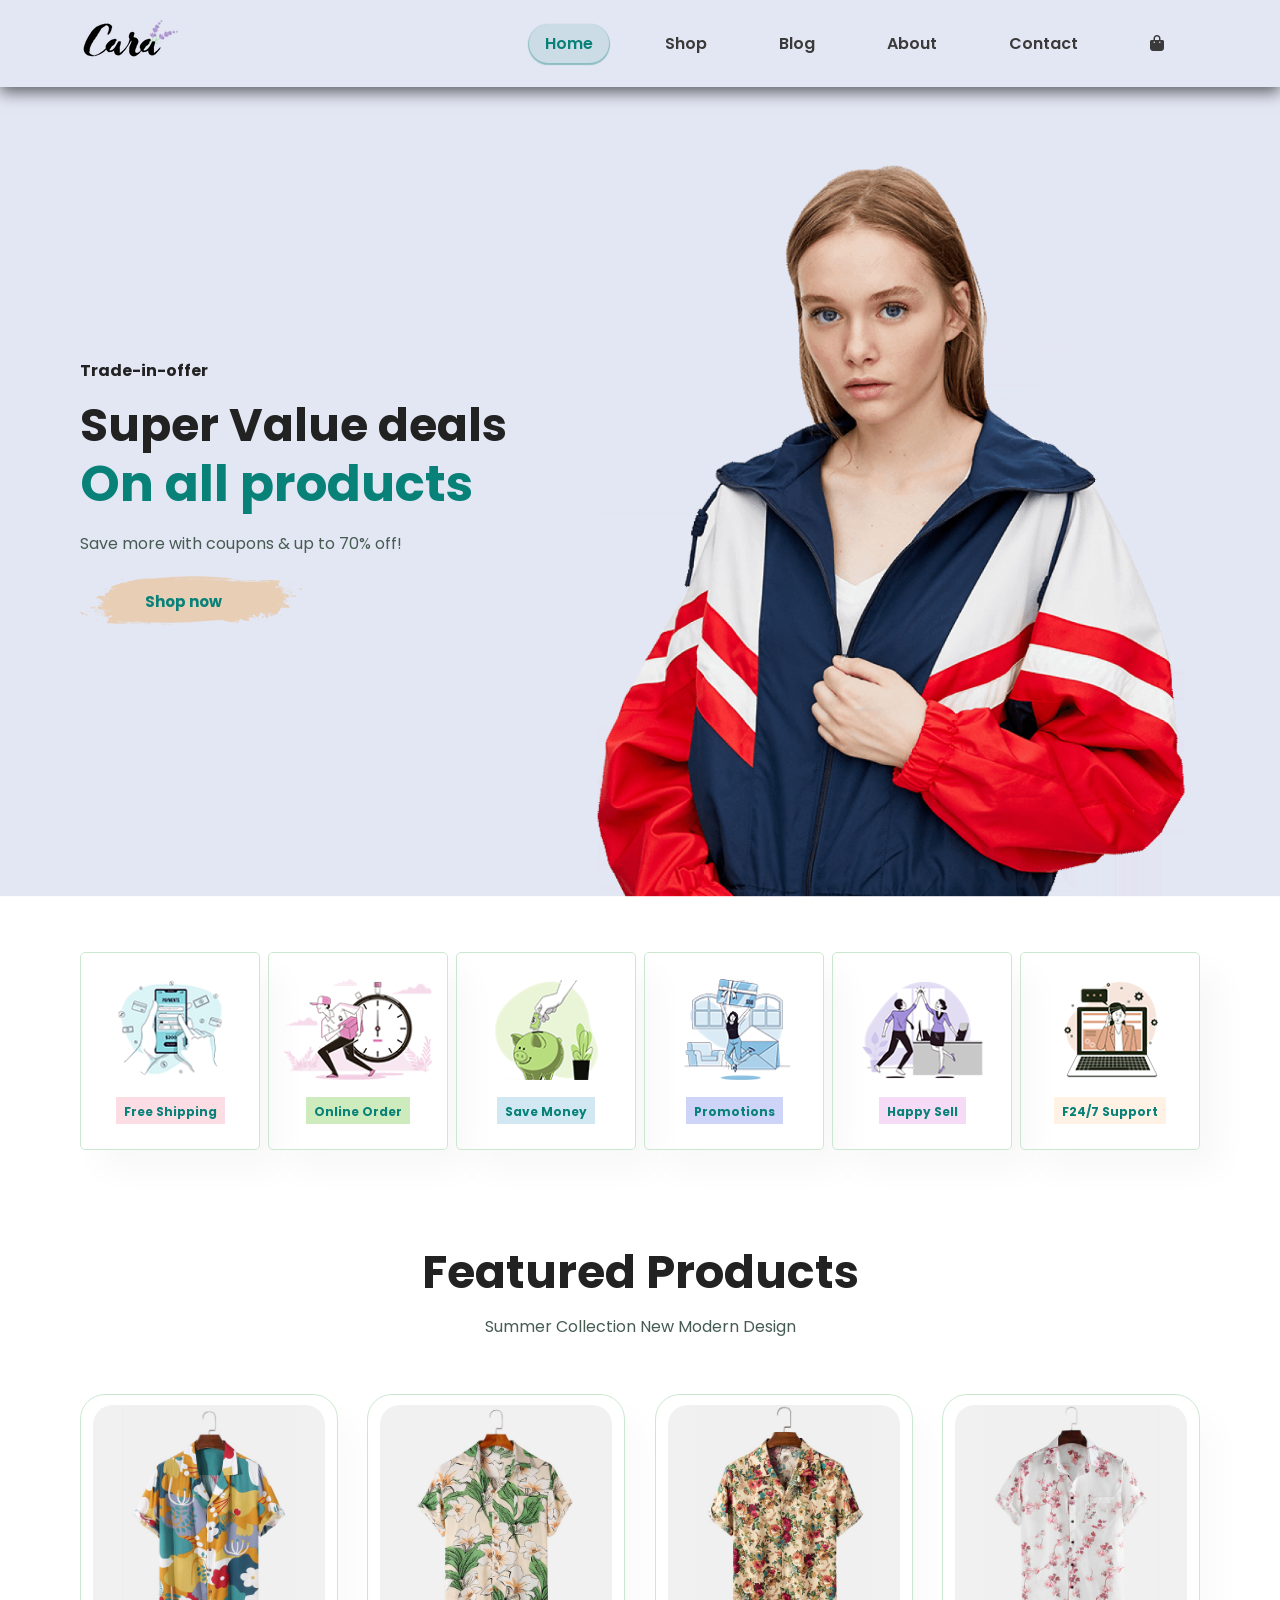
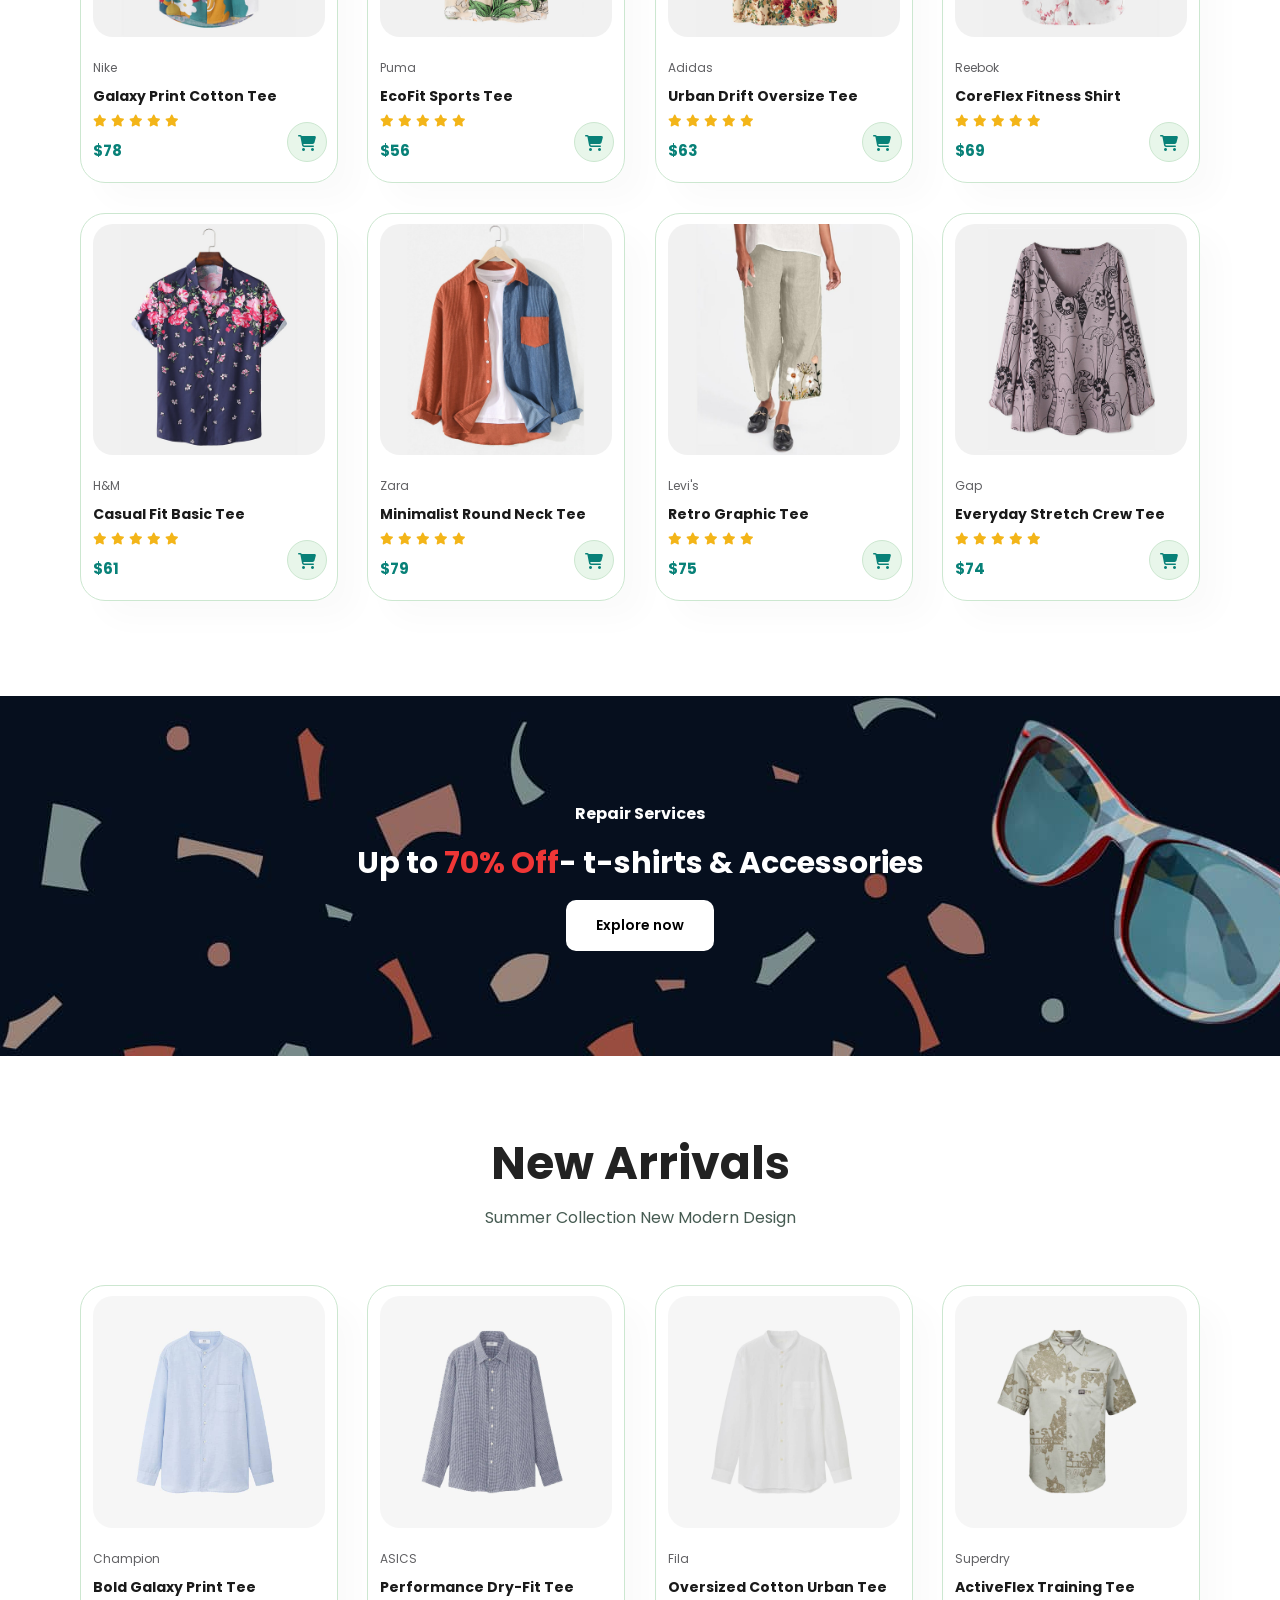
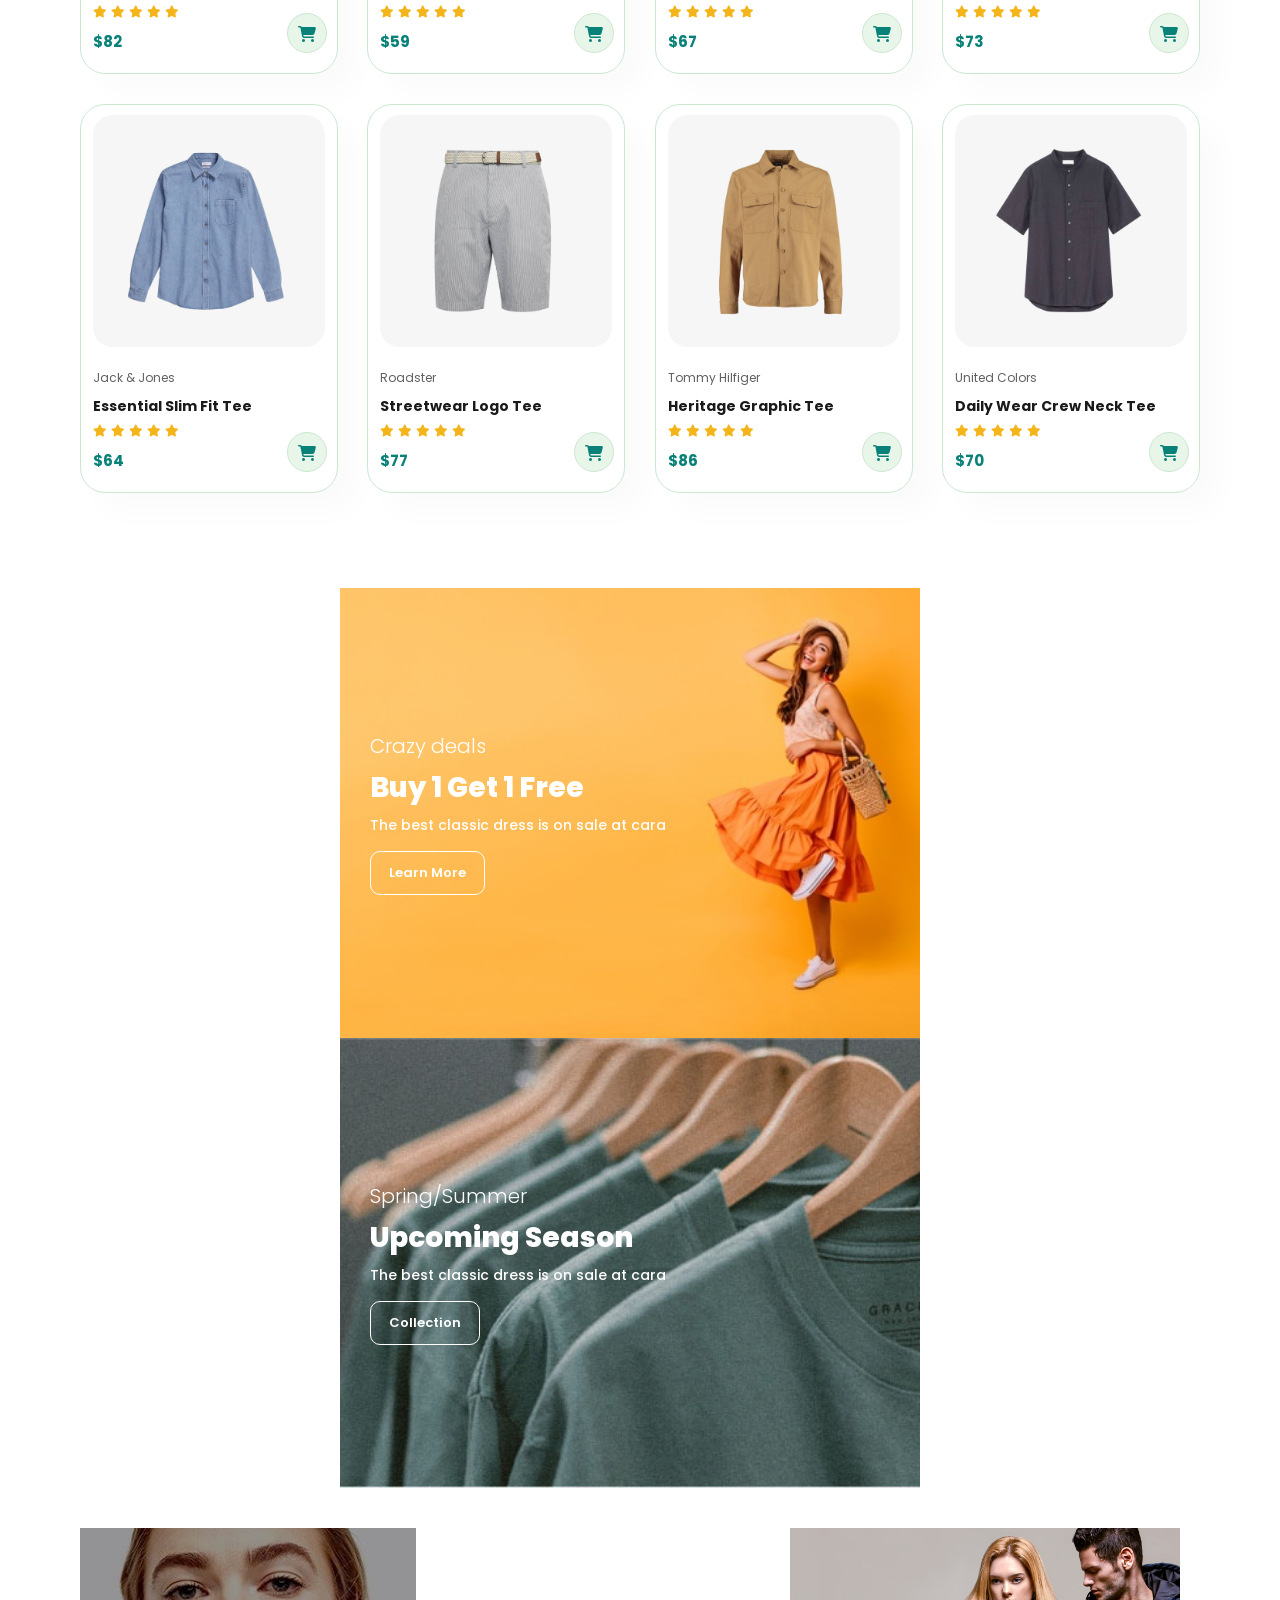
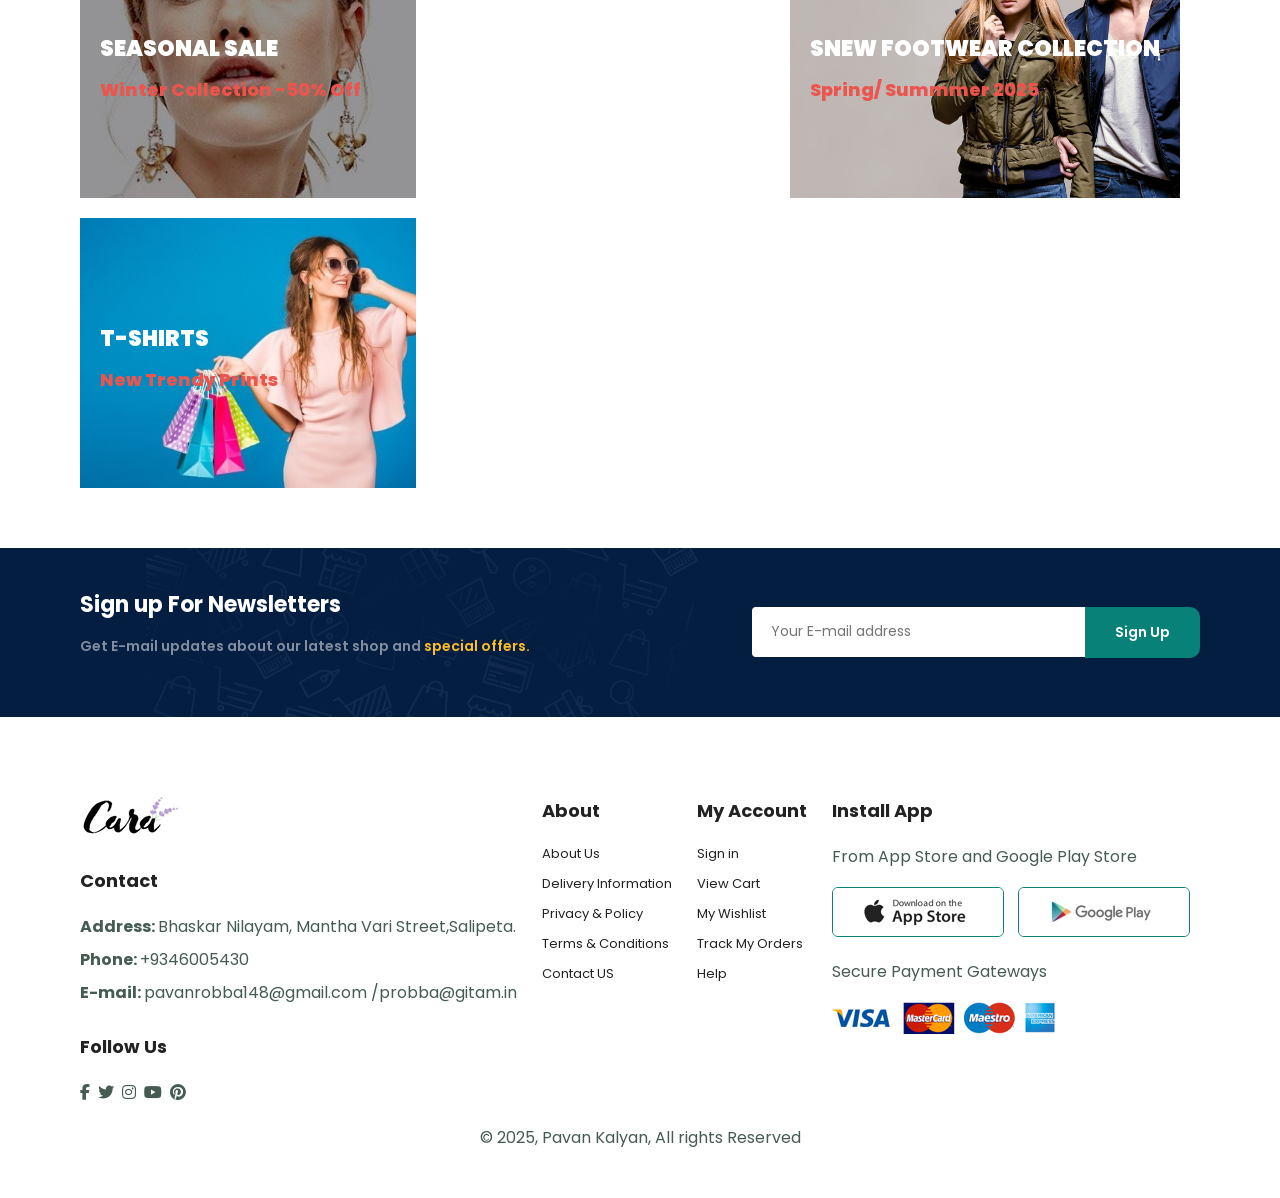
<file: index.html>
<!DOCTYPE html>
<html lang="en">
<head>
  <meta charset="UTF-8" />
  <meta name="viewport" content="width=device-width, initial-scale=1.0" />
  <title>My Ecommerce Site</title>

  <!-- Font Awesome CDN -->
  <link
    rel="stylesheet"
    href="https://cdnjs.cloudflare.com/ajax/libs/font-awesome/6.4.0/css/all.min.css"
  />

  <!-- Your Custom Styles -->
  <link rel="stylesheet" href="styles.css" />
</head>
<body>

  <section id="header">
    <a href="#"><img src="img/logo.png" class="logo" alt="Company Logo" /></a>

    <div>
      <ul id="navbar">
        <li><a class="active" href="index.html">Home</a></li>
        <li><a href="shop.html">Shop</a></li>
        <li><a href="blog.html">Blog</a></li>
        <li><a href="about.html">About</a></li>
        <li><a href="contact.html">Contact</a></li>
        <li id="lg-bag"><a href="cart.html"><i class="fa fa-shopping-bag" aria-hidden="true"></i></a></li>
        <a href="#" id="close"><i class="fa fa-times"></i></a>
      </ul>
    </div>
    <div id="mobile">
      <a href="cart.html"><i class="fa fa-shopping-bag" aria-hidden="true"></i></a>
      <i id="bar" class="fas fa-outdent"></i>
    </div>
  </section>
  
  <section id="hero">
      <h4>Trade-in-offer</h4>
      <h2>Super Value deals</h5>
      <h1>On all products</h1>
      <p>Save more with coupons & up to 70% off!</p>
      <button>Shop now</button>
  </section>
  
  <section id="feature" class="section-p1">
    <div class="fe-box">
     <img src="img/features/f1.png" alt="">
     <h6>Free Shipping</h6>
    </div>
    <div class="fe-box">
     <img src="img/features/f2.png" alt="">
     <h6>Online Order</h6>
    </div>
    <div class="fe-box">
     <img src="img/features/f3.png" alt="">
     <h6>Save Money</h6>
    </div>
    <div class="fe-box">
     <img src="img/features/f4.png" alt="">
     <h6>Promotions</h6>
    </div>
    <div class="fe-box">
     <img src="img/features/f5.png" alt="">
     <h6>Happy Sell</h6>
    </div>
    <div class="fe-box">
     <img src="img/features/f6.png" alt="">
     <h6>F24/7 Support</h6>
    </div>
  </section>
 

  <section id="product1" class="section-p1">
  <h2>Featured Products</h2>
  <p>Summer Collection New Modern Design</p>
  <div class="pro-container">

    <div class="pro">
      <img src="img/products/f1.jpg" alt="">
      <div class="des">
        <span>Nike</span>
        <h5>Galaxy Print Cotton Tee</h5>
        <div class="star">
          <i class="fas fa-star"></i>
          <i class="fas fa-star"></i>
          <i class="fas fa-star"></i>
          <i class="fas fa-star"></i>
          <i class="fas fa-star"></i>
        </div>
        <h4>$78</h4>
      </div>
      <a href="#"><i class="fa fa-shopping-cart" aria-hidden="true"></i></a>
    </div>

    <div class="pro">
      <img src="img/products/f2.jpg" alt="">
      <div class="des">
        <span>Puma</span>
        <h5>EcoFit Sports Tee</h5>
        <div class="star">
          <i class="fas fa-star"></i>
          <i class="fas fa-star"></i>
          <i class="fas fa-star"></i>
          <i class="fas fa-star"></i>
          <i class="fas fa-star"></i>
        </div>
        <h4>$56</h4>
      </div>
      <a href="#"><i class="fa fa-shopping-cart" aria-hidden="true"></i></a>
    </div>

    <div class="pro">
      <img src="img/products/f3.jpg" alt="">
      <div class="des">
        <span>Adidas</span>
        <h5>Urban Drift Oversize Tee</h5>
        <div class="star">
          <i class="fas fa-star"></i>
          <i class="fas fa-star"></i>
          <i class="fas fa-star"></i>
          <i class="fas fa-star"></i>
          <i class="fas fa-star"></i>
        </div>
        <h4>$63</h4>
      </div>
      <a href="#"><i class="fa fa-shopping-cart" aria-hidden="true"></i></a>
    </div>

    <div class="pro">
      <img src="img/products/f4.jpg" alt="">
      <div class="des">
        <span>Reebok</span>
        <h5>CoreFlex Fitness Shirt</h5>
        <div class="star">
          <i class="fas fa-star"></i>
          <i class="fas fa-star"></i>
          <i class="fas fa-star"></i>
          <i class="fas fa-star"></i>
          <i class="fas fa-star"></i>
        </div>
        <h4>$69</h4>
      </div>
      <a href="#"><i class="fa fa-shopping-cart" aria-hidden="true"></i></a>
    </div>

    <div class="pro">
      <img src="img/products/f5.jpg" alt="">
      <div class="des">
        <span>H&M</span>
        <h5>Casual Fit Basic Tee</h5>
        <div class="star">
          <i class="fas fa-star"></i>
          <i class="fas fa-star"></i>
          <i class="fas fa-star"></i>
          <i class="fas fa-star"></i>
          <i class="fas fa-star"></i>
        </div>
        <h4>$61</h4>
      </div>
      <a href="#"><i class="fa fa-shopping-cart" aria-hidden="true"></i></a>
    </div>

    <div class="pro">
      <img src="img/products/f6.jpg" alt="">
      <div class="des">
        <span>Zara</span>
        <h5>Minimalist Round Neck Tee</h5>
        <div class="star">
          <i class="fas fa-star"></i>
          <i class="fas fa-star"></i>
          <i class="fas fa-star"></i>
          <i class="fas fa-star"></i>
          <i class="fas fa-star"></i>
        </div>
        <h4>$79</h4>
      </div>
      <a href="#"><i class="fa fa-shopping-cart" aria-hidden="true"></i></a>
    </div>

    <div class="pro">
      <img src="img/products/f7.jpg" alt="">
      <div class="des">
        <span>Levi's</span>
        <h5>Retro Graphic Tee</h5>
        <div class="star">
          <i class="fas fa-star"></i>
          <i class="fas fa-star"></i>
          <i class="fas fa-star"></i>
          <i class="fas fa-star"></i>
          <i class="fas fa-star"></i>
        </div>
        <h4>$75</h4>
      </div>
      <a href="#"><i class="fa fa-shopping-cart" aria-hidden="true"></i></a>
    </div>

    <div class="pro">
      <img src="img/products/f8.jpg" alt="">
      <div class="des">
        <span>Gap</span>
        <h5>Everyday Stretch Crew Tee</h5>
        <div class="star">
          <i class="fas fa-star"></i>
          <i class="fas fa-star"></i>
          <i class="fas fa-star"></i>
          <i class="fas fa-star"></i>
          <i class="fas fa-star"></i>
        </div>
        <h4>$74</h4>
      </div>
      <a href="#"><i class="fa fa-shopping-cart" aria-hidden="true"></i></a>
    </div>

  </div>
  </section>
 
  <section id="banner" class="section-m1">
    <h4>Repair Services</h4>
    <h2>Up to <span>70% Off</span>- t-shirts & Accessories</h2>
    <button class="normal">Explore now</button>
  </section>
  

  <section id="product1" class="section-p1">
  <h2>New Arrivals</h2>
  <p>Summer Collection New Modern Design</p>
  <div class="pro-container">

    <div class="pro">
      <img src="img/products/n1.jpg" alt="">
      <div class="des">
        <span>Champion</span>
        <h5>Bold Galaxy Print Tee</h5>
        <div class="star">
          <i class="fas fa-star"></i>
          <i class="fas fa-star"></i>
          <i class="fas fa-star"></i>
          <i class="fas fa-star"></i>
          <i class="fas fa-star"></i>
        </div>
        <h4>$82</h4>
      </div>
      <a href="#"><i class="fa fa-shopping-cart" aria-hidden="true"></i></a>
    </div>

    <div class="pro">
      <img src="img/products/n2.jpg" alt="">
      <div class="des">
        <span>ASICS</span>
        <h5>Performance Dry-Fit Tee</h5>
        <div class="star">
          <i class="fas fa-star"></i>
          <i class="fas fa-star"></i>
          <i class="fas fa-star"></i>
          <i class="fas fa-star"></i>
          <i class="fas fa-star"></i>
        </div>
        <h4>$59</h4>
      </div>
      <a href="#"><i class="fa fa-shopping-cart" aria-hidden="true"></i></a>
    </div>

    <div class="pro">
      <img src="img/products/n3.jpg" alt="">
      <div class="des">
        <span>Fila</span>
        <h5>Oversized Cotton Urban Tee</h5>
        <div class="star">
          <i class="fas fa-star"></i>
          <i class="fas fa-star"></i>
          <i class="fas fa-star"></i>
          <i class="fas fa-star"></i>
          <i class="fas fa-star"></i>
        </div>
        <h4>$67</h4>
      </div>
      <a href="#"><i class="fa fa-shopping-cart" aria-hidden="true"></i></a>
    </div>

    <div class="pro">
      <img src="img/products/n4.jpg" alt="">
      <div class="des">
        <span>Superdry</span>
        <h5>ActiveFlex Training Tee</h5>
        <div class="star">
          <i class="fas fa-star"></i>
          <i class="fas fa-star"></i>
          <i class="fas fa-star"></i>
          <i class="fas fa-star"></i>
          <i class="fas fa-star"></i>
        </div>
        <h4>$73</h4>
      </div>
      <a href="#"><i class="fa fa-shopping-cart" aria-hidden="true"></i></a>
    </div>

    <div class="pro">
      <img src="img/products/n5.jpg" alt="">
      <div class="des">
        <span>Jack & Jones</span>
        <h5>Essential Slim Fit Tee</h5>
        <div class="star">
          <i class="fas fa-star"></i>
          <i class="fas fa-star"></i>
          <i class="fas fa-star"></i>
          <i class="fas fa-star"></i>
          <i class="fas fa-star"></i>
        </div>
        <h4>$64</h4>
      </div>
      <a href="#"><i class="fa fa-shopping-cart" aria-hidden="true"></i></a>
    </div>

    <div class="pro">
      <img src="img/products/n6.jpg" alt="">
      <div class="des">
        <span>Roadster</span>
        <h5>Streetwear Logo Tee</h5>
        <div class="star">
          <i class="fas fa-star"></i>
          <i class="fas fa-star"></i>
          <i class="fas fa-star"></i>
          <i class="fas fa-star"></i>
          <i class="fas fa-star"></i>
        </div>
        <h4>$77</h4>
      </div>
      <a href="#"><i class="fa fa-shopping-cart" aria-hidden="true"></i></a>
    </div>

    <div class="pro">
      <img src="img/products/n7.jpg" alt="">
      <div class="des">
        <span>Tommy Hilfiger</span>
        <h5>Heritage Graphic Tee</h5>
        <div class="star">
          <i class="fas fa-star"></i>
          <i class="fas fa-star"></i>
          <i class="fas fa-star"></i>
          <i class="fas fa-star"></i>
          <i class="fas fa-star"></i>
        </div>
        <h4>$86</h4>
      </div>
      <a href="#"><i class="fa fa-shopping-cart" aria-hidden="true"></i></a>
    </div>

    <div class="pro">
      <img src="img/products/n8.jpg" alt="">
      <div class="des">
        <span>United Colors</span>
        <h5>Daily Wear Crew Neck Tee</h5>
        <div class="star">
          <i class="fas fa-star"></i>
          <i class="fas fa-star"></i>
          <i class="fas fa-star"></i>
          <i class="fas fa-star"></i>
          <i class="fas fa-star"></i>
        </div>
        <h4>$70</h4>
      </div>
      <a href="#"><i class="fa fa-shopping-cart" aria-hidden="true"></i></a>
    </div>

  </div>
</section>
  

 <section id="sm-banner" class="section-p1">
   <div class="banner-box">
    <h4>Crazy deals</h4>
    <h2>Buy 1 Get 1 Free</h2>
    <span>The best classic dress is on sale at cara</span>
    <button class="white">Learn More</button>
   </div>
   <div class="banner-box banner-box2">
    <h4>Spring/Summer</h4>
    <h2>Upcoming Season</h2>
    <span>The best classic dress is on sale at cara</span>
    <button class="white">Collection</button>
   </div>
 </section>

 <section id="banner3">
    <div class="banner-box">    
    <h2>SEASONAL SALE</h2>
    <h3>Winter Collection -50% Off</h3>
   </div>
   <div class="banner-box banner-box2">    
    <h2>SNEW FOOTWEAR COLLECTION</h2>
    <h3>Spring/ Summmer 2025</h3>
   </div>
   <div class="banner-box banner-box3">    
    <h2>T-SHIRTS</h2>
    <h3>New Trendy Prints</h3>
   </div>
 </section>
  
  <section id="newsletter" class="section-p1 section-m1">
    <div class="newText">
      <h4>Sign up For Newsletters</h4>
      <p>Get E-mail updates about our latest shop and <span>special offers.</span></p>
    </div>
    <div class="form">
     <input type="text" placeholder="Your E-mail address">
     <button class="normal">Sign Up</button>
    </div>
  </section>

  <footer class="section-p1">
    <div class="col">
      <img class="logo" src="img/logo.png" alt="">
      <h4>Contact</h4>
      <p><strong>Address: </strong> Bhaskar Nilayam, Mantha Vari Street,Salipeta.</p>
      <p><strong>Phone: </strong>+9346005430</p>
      <p><strong>E-mail: </strong>pavanrobba148@gmail.com /probba@gitam.in</p>
      <div class="follow">
        <h4>Follow Us</h4>
        <div class="icon">
          <i class="fab fa-facebook-f"></i>
          <i class="fab fa-twitter"></i>
          <i class="fab fa-instagram"></i>
          <i class="fab fa-youtube"></i>
          <i class="fab fa-pinterest"></i>
        </div>
      </div>
    </div>

    <div class="col">
      <h4>About</h4>
      <a href="#">About Us</a>
      <a href="#">Delivery Information</a>
      <a href="#">Privacy & Policy</a>
      <a href="#">Terms & Conditions</a>
      <a href="#">Contact US</a>
    </div>

    <div class="col">
      <h4>My Account</h4>
      <a href="#">Sign in</a>
      <a href="#">View Cart</a>
      <a href="#">My Wishlist</a>
      <a href="#">Track My Orders</a>
      <a href="#">Help</a>
    </div>

    <div class="col install">
       <h4>Install App</h4>
       <p>From App Store and Google Play Store</p>
       <div class="row">
        <img src="img/pay/app.jpg" alt="">
        <img src="img/pay/play.jpg" alt="">
        <p>Secure Payment Gateways </p>
       </div>
       <img src="img/pay/pay.png" alt="">
    </div>

    <div class="copyright">
      <p>&copy; 2025, Pavan Kalyan, All rights Reserved</p>
    </div>
  </footer>
 
  <script src="script.js"></script>
</body>
</html>
</file>
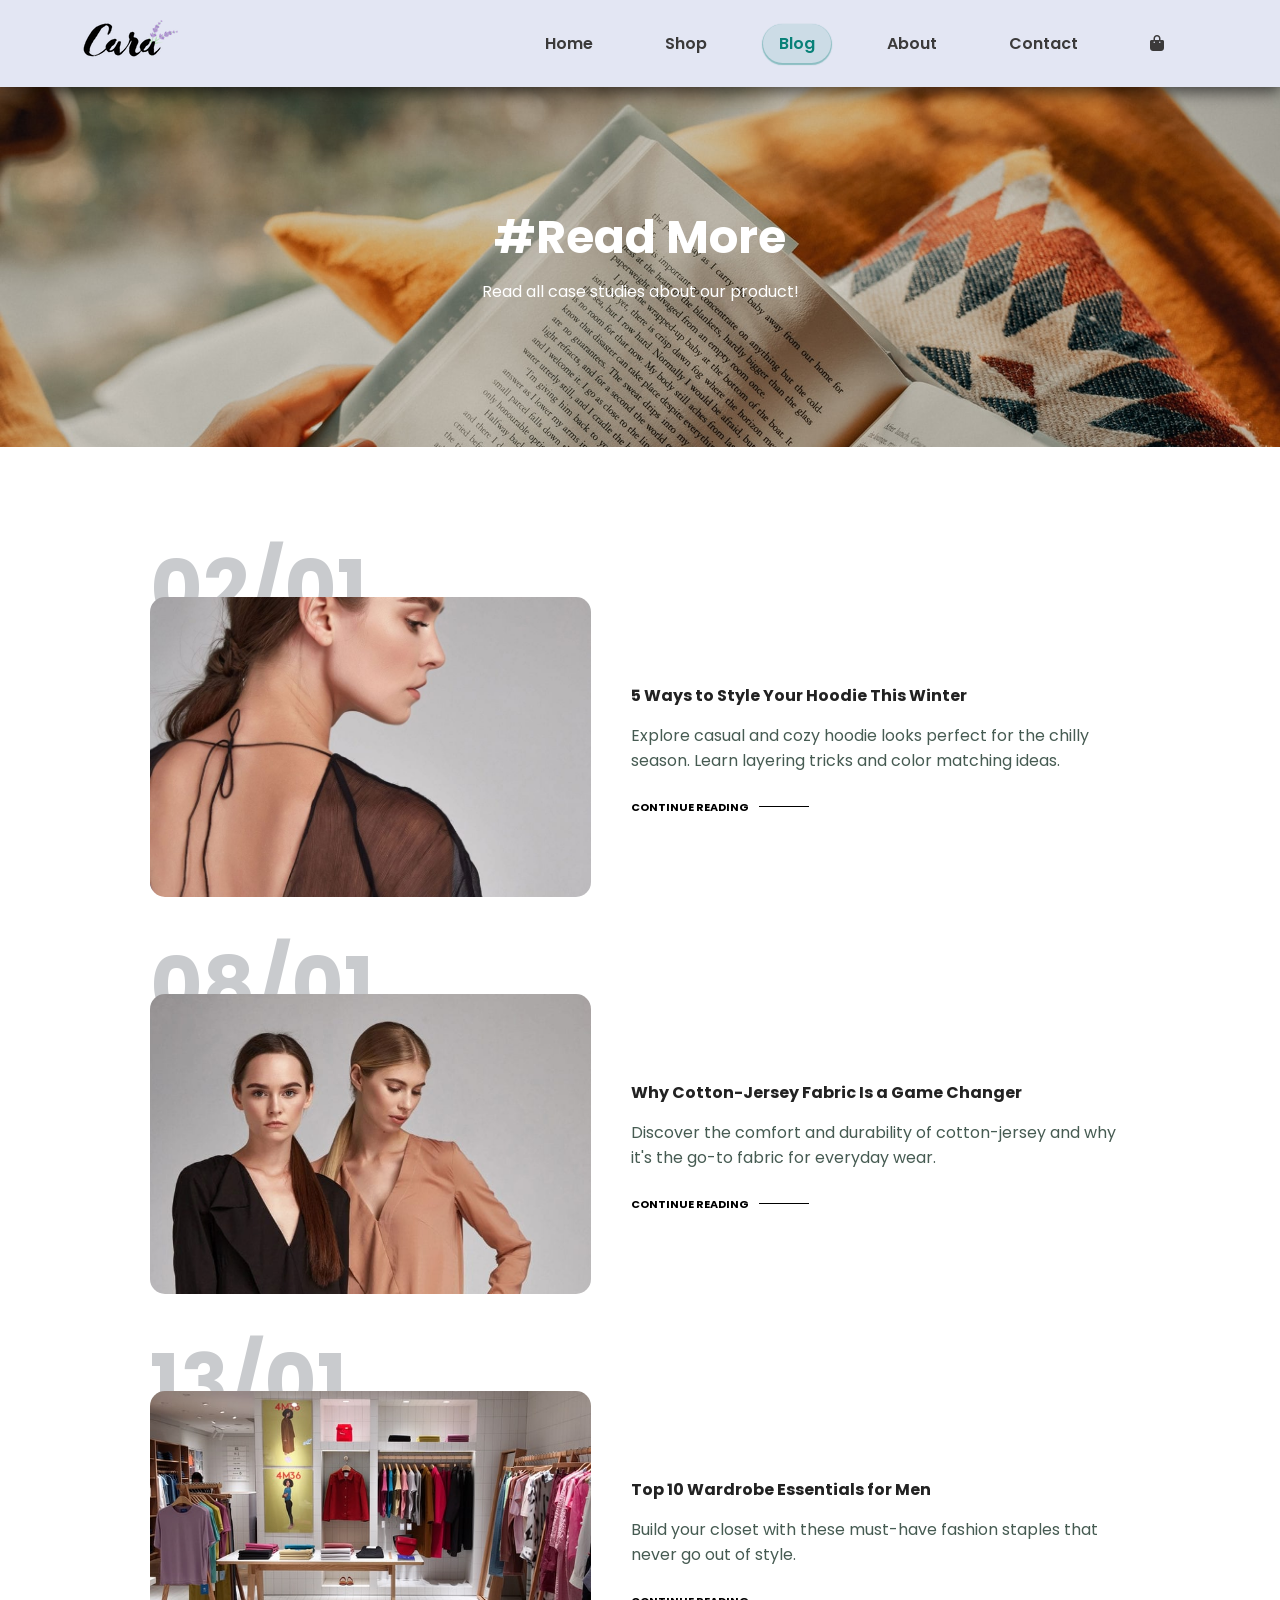
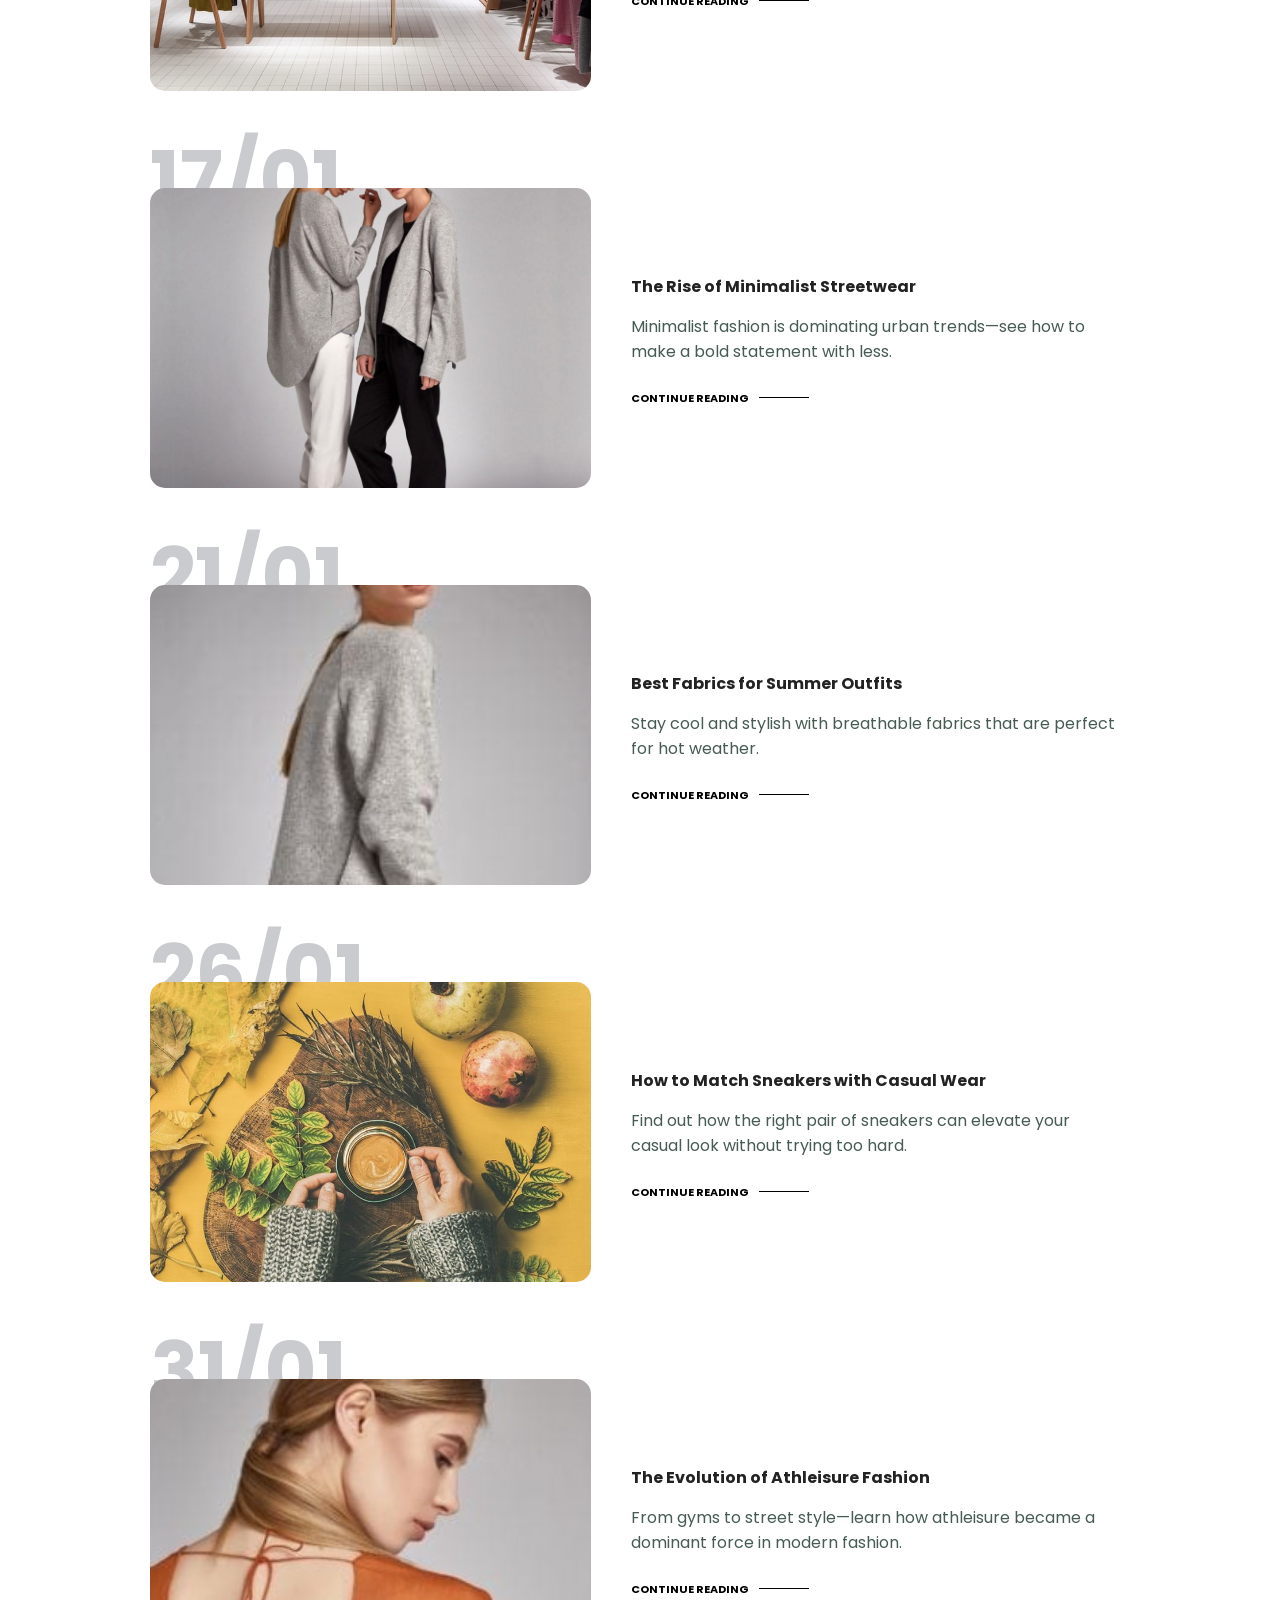
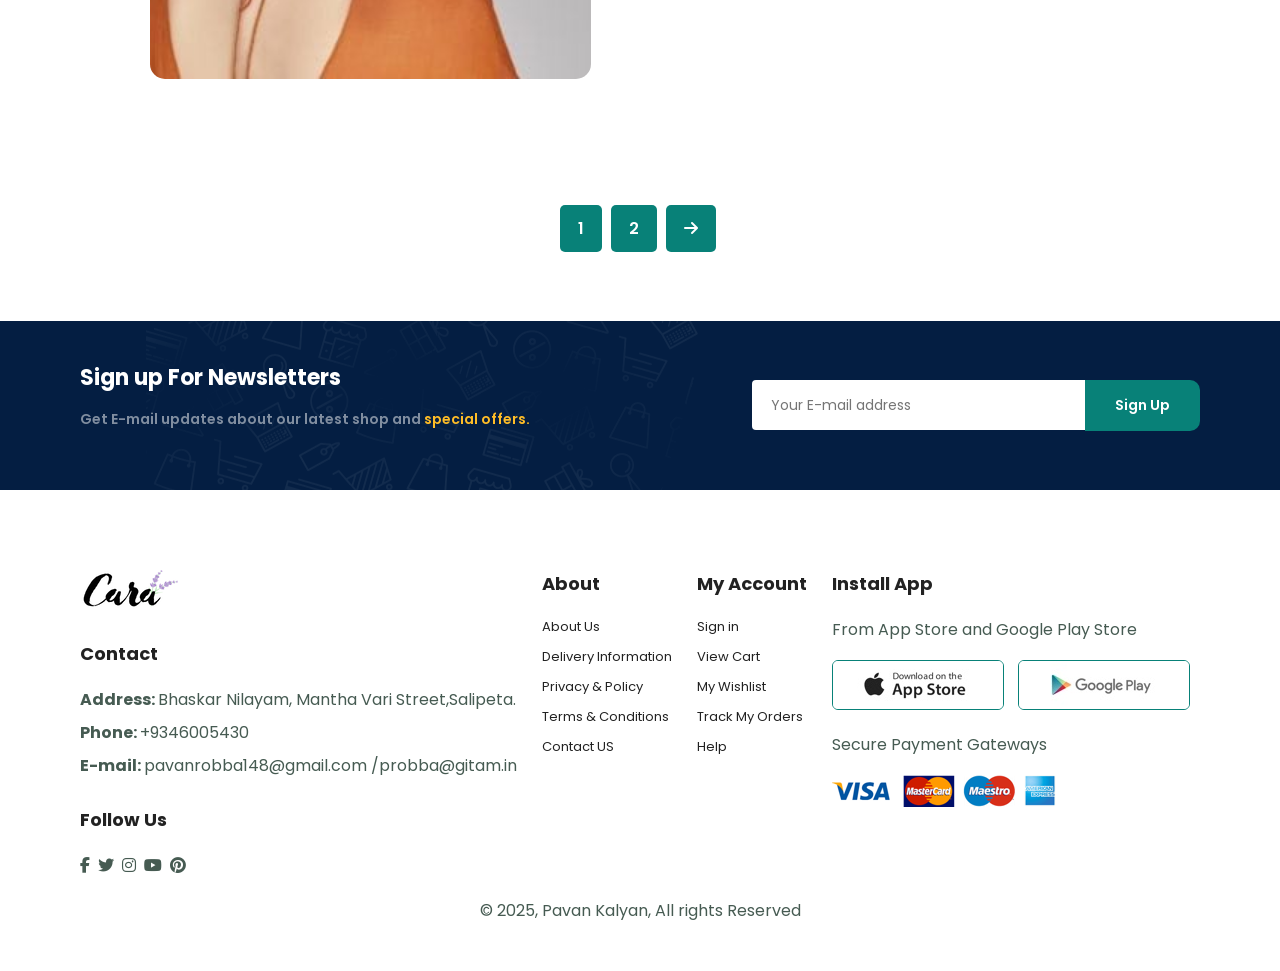
<file: blog.html>
<!DOCTYPE html>
<html lang="en">
<head>
  <meta charset="UTF-8" />
  <meta name="viewport" content="width=device-width, initial-scale=1.0" />
  <title>My Ecommerce Site</title>

  <!-- Font Awesome CDN -->
  <link
    rel="stylesheet"
    href="https://cdnjs.cloudflare.com/ajax/libs/font-awesome/6.4.0/css/all.min.css"
  />

  <!-- Your Custom Styles -->
  <link rel="stylesheet" href="styles.css" />
</head>
<body>

  <section id="header">
    <a href="#"><img src="img/logo.png" class="logo" alt="Company Logo" /></a>

    <div>
      <ul id="navbar">
        <li><a href="index.html">Home</a></li>
        <li><a href="shop.html">Shop</a></li>
        <li><a class="active" href="blog.html">Blog</a></li>
        <li><a href="about.html">About</a></li>
        <li><a href="contact.html">Contact</a></li>
        <li id="lg-bag"><a href="cart.html"><i class="fa fa-shopping-bag" aria-hidden="true"></i></a></li>
        <a href="#" id="close"><i class="fa fa-times"></i></a>
      </ul>
    </div>
    <div id="mobile">
      <a href="cart.html"><i class="fa fa-shopping-bag" aria-hidden="true"></i></a>
      <i id="bar" class="fas fa-outdent"></i>
    </div>
  </section>
  
  <section id="page-header" class="blog-header">
      <h2>#Read More</h5>
      <p>Read all case studies about our product! </p>
  </section>
  
  <section id="blog">
  <div class="blog-box">
    <div class="blog-img">
      <img src="img/blog/b1.jpg" alt="">
    </div>
    <div class="blog-details">
      <h4>5 Ways to Style Your Hoodie This Winter</h4>
      <p>Explore casual and cozy hoodie looks perfect for the chilly season. Learn layering tricks and color matching ideas.</p>
      <a href="#">CONTINUE READING</a>
    </div>
    <h1>02/01</h1>
  </div>

  <div class="blog-box">
    <div class="blog-img">
      <img src="img/blog/b2.jpg" alt="">
    </div>
    <div class="blog-details">
      <h4>Why Cotton-Jersey Fabric Is a Game Changer</h4>
      <p>Discover the comfort and durability of cotton-jersey and why it's the go-to fabric for everyday wear.</p>
      <a href="#">CONTINUE READING</a>
    </div>
    <h1>08/01</h1>
  </div>

  <div class="blog-box">
    <div class="blog-img">
      <img src="img/blog/b3.jpg" alt="">
    </div>
    <div class="blog-details">
      <h4>Top 10 Wardrobe Essentials for Men</h4>
      <p>Build your closet with these must-have fashion staples that never go out of style.</p>
      <a href="#">CONTINUE READING</a>
    </div>
    <h1>13/01</h1>
  </div>

  <div class="blog-box">
    <div class="blog-img">
      <img src="img/blog/b4.jpg" alt="">
    </div>
    <div class="blog-details">
      <h4>The Rise of Minimalist Streetwear</h4>
      <p>Minimalist fashion is dominating urban trends—see how to make a bold statement with less.</p>
      <a href="#">CONTINUE READING</a>
    </div>
    <h1>17/01</h1>
  </div>

  <div class="blog-box">
    <div class="blog-img">
      <img src="img/blog/b5.jpg" alt="">
    </div>
    <div class="blog-details">
      <h4>Best Fabrics for Summer Outfits</h4>
      <p>Stay cool and stylish with breathable fabrics that are perfect for hot weather.</p>
      <a href="#">CONTINUE READING</a>
    </div>
    <h1>21/01</h1>
  </div>

  <div class="blog-box">
    <div class="blog-img">
      <img src="img/blog/b6.jpg" alt="">
    </div>
    <div class="blog-details">
      <h4>How to Match Sneakers with Casual Wear</h4>
      <p>Find out how the right pair of sneakers can elevate your casual look without trying too hard.</p>
      <a href="#">CONTINUE READING</a>
    </div>
    <h1>26/01</h1>
  </div>

  <div class="blog-box">
    <div class="blog-img">
      <img src="img/blog/b7.jpg" alt="">
    </div>
    <div class="blog-details">
      <h4>The Evolution of Athleisure Fashion</h4>
      <p>From gyms to street style—learn how athleisure became a dominant force in modern fashion.</p>
      <a href="#">CONTINUE READING</a>
    </div>
    <h1>31/01</h1>
  </div>
</section>


<section id="pagination" class="section-p1">
   <a href="#">1</a>
   <a href="#">2</a>
   <a href="#"><i class="fa fa-arrow-right"></i></a>
</section>
   
  <section id="newsletter" class="section-p1 section-m1">
    <div class="newText">
      <h4>Sign up For Newsletters</h4>
      <p>Get E-mail updates about our latest shop and <span>special offers.</span></p>
    </div>
    <div class="form">
     <input type="text" placeholder="Your E-mail address">
     <button class="normal">Sign Up</button>
    </div>
  </section>

  <footer class="section-p1">
    <div class="col">
      <img class="logo" src="img/logo.png" alt="">
      <h4>Contact</h4>
      <p><strong>Address: </strong> Bhaskar Nilayam, Mantha Vari Street,Salipeta.</p>
      <p><strong>Phone: </strong>+9346005430</p>
      <p><strong>E-mail: </strong>pavanrobba148@gmail.com /probba@gitam.in</p>
      <div class="follow">
        <h4>Follow Us</h4>
        <div class="icon">
          <i class="fab fa-facebook-f"></i>
          <i class="fab fa-twitter"></i>
          <i class="fab fa-instagram"></i>
          <i class="fab fa-youtube"></i>
          <i class="fab fa-pinterest"></i>
        </div>
      </div>
    </div>

    <div class="col">
      <h4>About</h4>
      <a href="#">About Us</a>
      <a href="#">Delivery Information</a>
      <a href="#">Privacy & Policy</a>
      <a href="#">Terms & Conditions</a>
      <a href="#">Contact US</a>
    </div>

    <div class="col">
      <h4>My Account</h4>
      <a href="#">Sign in</a>
      <a href="#">View Cart</a>
      <a href="#">My Wishlist</a>
      <a href="#">Track My Orders</a>
      <a href="#">Help</a>
    </div>

    <div class="col install">
       <h4>Install App</h4>
       <p>From App Store and Google Play Store</p>
       <div class="row">
        <img src="img/pay/app.jpg" alt="">
        <img src="img/pay/play.jpg" alt="">
        <p>Secure Payment Gateways </p>
       </div>
       <img src="img/pay/pay.png" alt="">
    </div>

    <div class="copyright">
      <p>&copy; 2025, Pavan Kalyan, All rights Reserved</p>
    </div>
  </footer>
 
  <script src="script.js"></script>
</body>
</html>
</file>
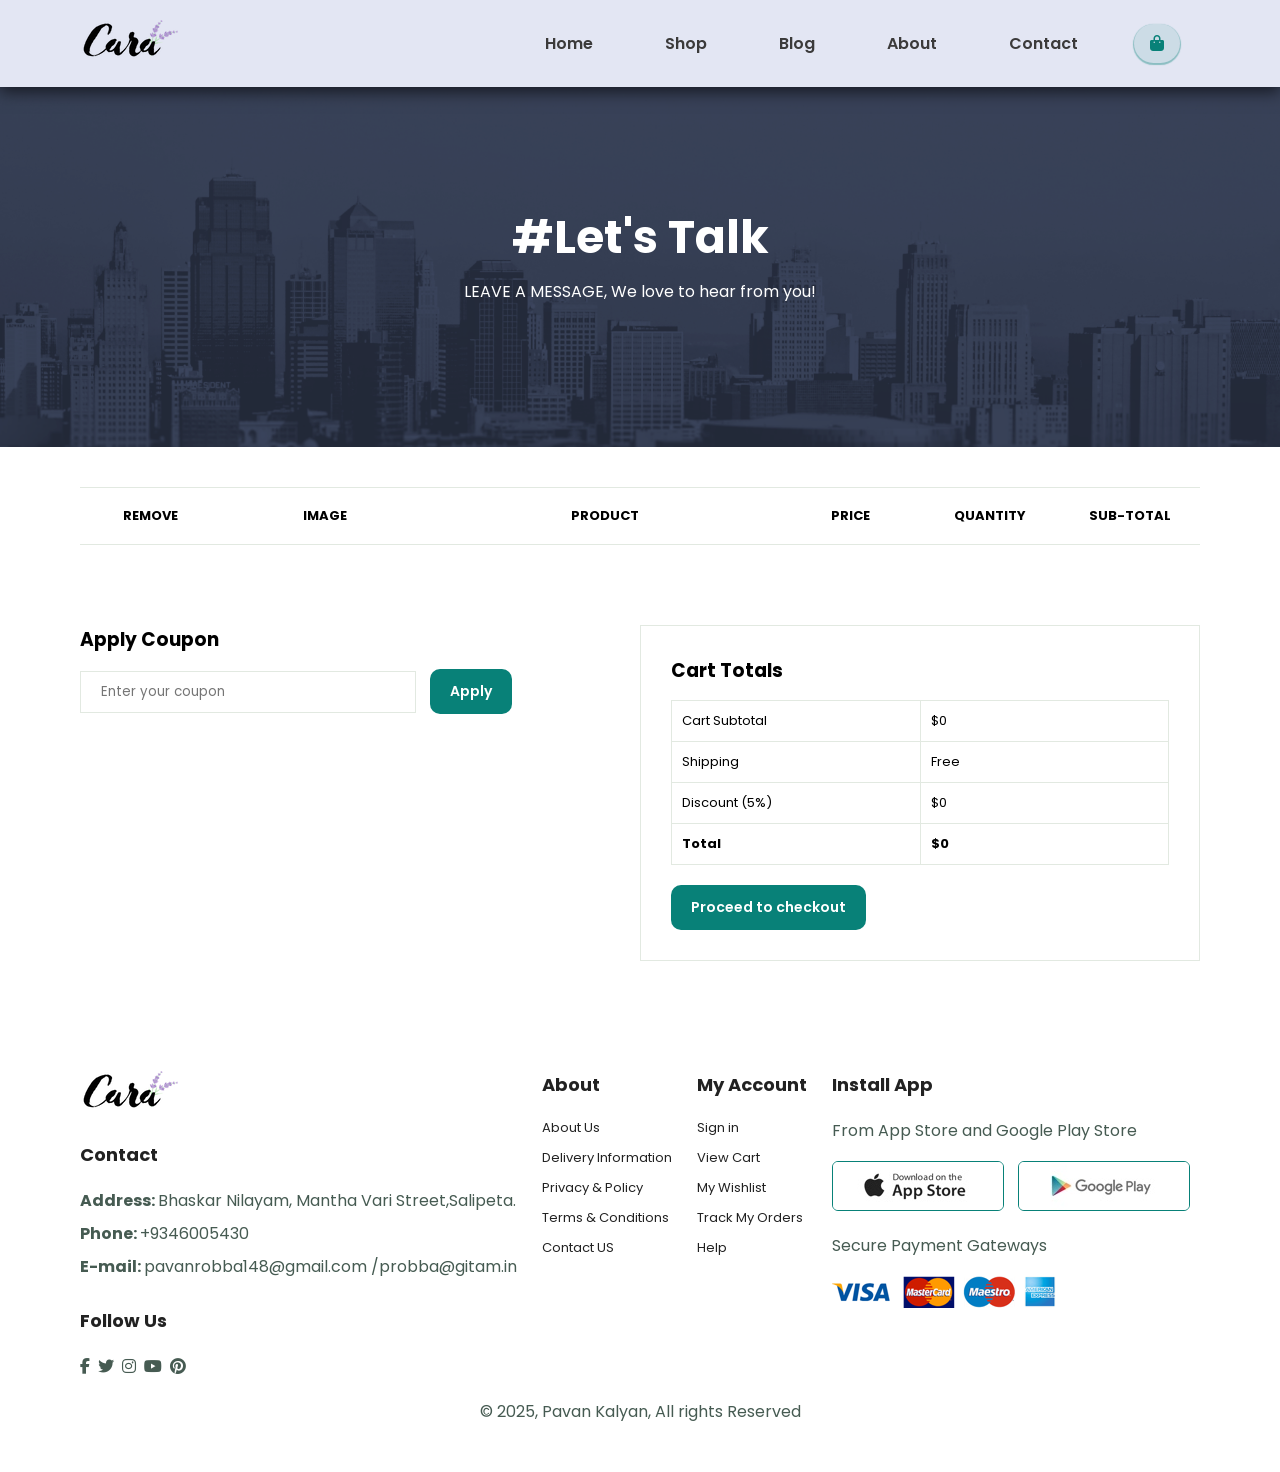
<file: cart.html>
<!DOCTYPE html>
<html lang="en">
<head>
  <meta charset="UTF-8" />
  <meta name="viewport" content="width=device-width, initial-scale=1.0" />
  <title>My Ecommerce Site</title>

  <!-- Font Awesome CDN -->
  <link
    rel="stylesheet"
    href="https://cdnjs.cloudflare.com/ajax/libs/font-awesome/6.4.0/css/all.min.css"
  />

  <!-- Your Custom Styles -->
  <link rel="stylesheet" href="styles.css" />
</head>
<body>

  <section id="header">
    <a href="#"><img src="img/logo.png" class="logo" alt="Company Logo" /></a>

    <div> <ul id="navbar"> 
      <li><a href="index.html">Home</a></li> 
      <li><a href="shop.html">Shop</a></li> 
      <li><a href="blog.html">Blog</a></li> 
      <li><a href="about.html">About</a></li> 
      <li><a href="contact.html">Contact</a></li> 
      <li id="lg-bag"><a class="active" href="cart.html"><i class="fa fa-shopping-bag" aria-hidden="true"></i></a></li> 
      <a href="#" id="close"><i class="fa fa-times"></i></a> 
    </ul> 
  </div>

    <div id="mobile"> 
      <a href="cart.html"><i class="fa fa-shopping-bag" aria-hidden="true"></i></a> 
      <i id="bar" class="fas fa-outdent"></i> 
    </div>
  </section>
  
  <section id="page-header" class="about-header">
      <h2>#Let's Talk</h5>
      <p>LEAVE A MESSAGE, We love to hear from you!</p>
  </section>
 
   <section id="cart" class="section-p1"> 
     <table width="100%">
        <thead>
            <tr>
                <td>Remove</td>
                <td>Image</td>
                <td>Product</td>
                <td>Price</td>
                <td>Quantity</td>
                <td>Sub-Total</td>
            </tr>
        </thead>
        <tbody id="cart-items">
    <tr>
        <td><a href=""><i class="fa fa-times-circle"></i></a></td>
        <td><img src="img/products/f1.jpg" alt=""></td>
        <td>Graphic Space Hoodie</td>
        <td>$89.99</td>
        <td><input type="number" value="1"></td>
        <td>$89.99</td>
    </tr>
    <tr>
        <td><a href=""><i class="fa fa-times-circle"></i></a></td>
        <td><img src="img/products/f3.jpg" alt=""></td>
        <td>Galaxy Print Sweatshirt</td>
        <td>$74.50</td>
        <td><input type="number" value="1"></td>
        <td>$74.50</td>
    </tr>
    <tr>
        <td><a href=""><i class="fa fa-times-circle"></i></a></td>
        <td><img src="img/products/f6.jpg" alt=""></td>
        <td>Alien Crewneck T-Shirt</td>
        <td>$59.00</td>
        <td><input type="number" value="1"></td>
        <td>$59.00</td>
    </tr>
</tbody>

     </table>
  </section>

  <section id="cart-add" class="section-p1">
    <div id="coupon"> 
      <h3>Apply Coupon</h3> 
      <div> 
        <input type="text" placeholder="Enter your coupon"> 
        <button class="normal">Apply</button> 
      </div> 
    </div>

    <div id="subtotal"> <h3>Cart Totals</h3> 
      <table> 
        <tr> 
          <td>Cart Subtotal</td> 
          <td id="subtotal-price">$0</td> </tr> 
          <tr> <td>Shipping</td> <td>Free</td> </tr> 
          <tr> <td>Discount (5%)</td> 
            <td id="discount">$0</td> 
          </tr> <tr> 
            <td><strong>Total</strong></td> 
            <td><strong id="total">$0</strong></td> 
          </tr> 
        </table> 
        <button class="normal">Proceed to checkout</button> 
      </div>
  </section>

  <footer class="section-p1">
    <div class="col"> <img class="logo" src="img/logo.png" alt=""> <h4>Contact</h4> <p><strong>Address: </strong> Bhaskar Nilayam, Mantha Vari Street,Salipeta.</p> <p><strong>Phone: </strong>+9346005430</p> <p><strong>E-mail: </strong>pavanrobba148@gmail.com /probba@gitam.in</p> <div class="follow"> <h4>Follow Us</h4> <div class="icon"> <i class="fab fa-facebook-f"></i> <i class="fab fa-twitter"></i> <i class="fab fa-instagram"></i> <i class="fab fa-youtube"></i> <i class="fab fa-pinterest"></i> </div> </div> </div>

    <div class="col"> <h4>About</h4> <a href="#">About Us</a> <a href="#">Delivery Information</a> <a href="#">Privacy & Policy</a> <a href="#">Terms & Conditions</a> <a href="#">Contact US</a> </div>

    <div class="col"> <h4>My Account</h4> <a href="#">Sign in</a> <a href="#">View Cart</a> <a href="#">My Wishlist</a> <a href="#">Track My Orders</a> <a href="#">Help</a> </div>

    <div class="col install"> <h4>Install App</h4> <p>From App Store and Google Play Store</p> <div class="row"> <img src="img/pay/app.jpg" alt=""> <img src="img/pay/play.jpg" alt=""> </div> <p>Secure Payment Gateways </p> <img src="img/pay/pay.png" alt=""> </div>

    <div class="copyright">
      <p>&copy; 2025, Pavan Kalyan, All rights Reserved</p>
    </div>
  </footer>
 
  <script src="script.js"></script>
</body>
</html>
</file>
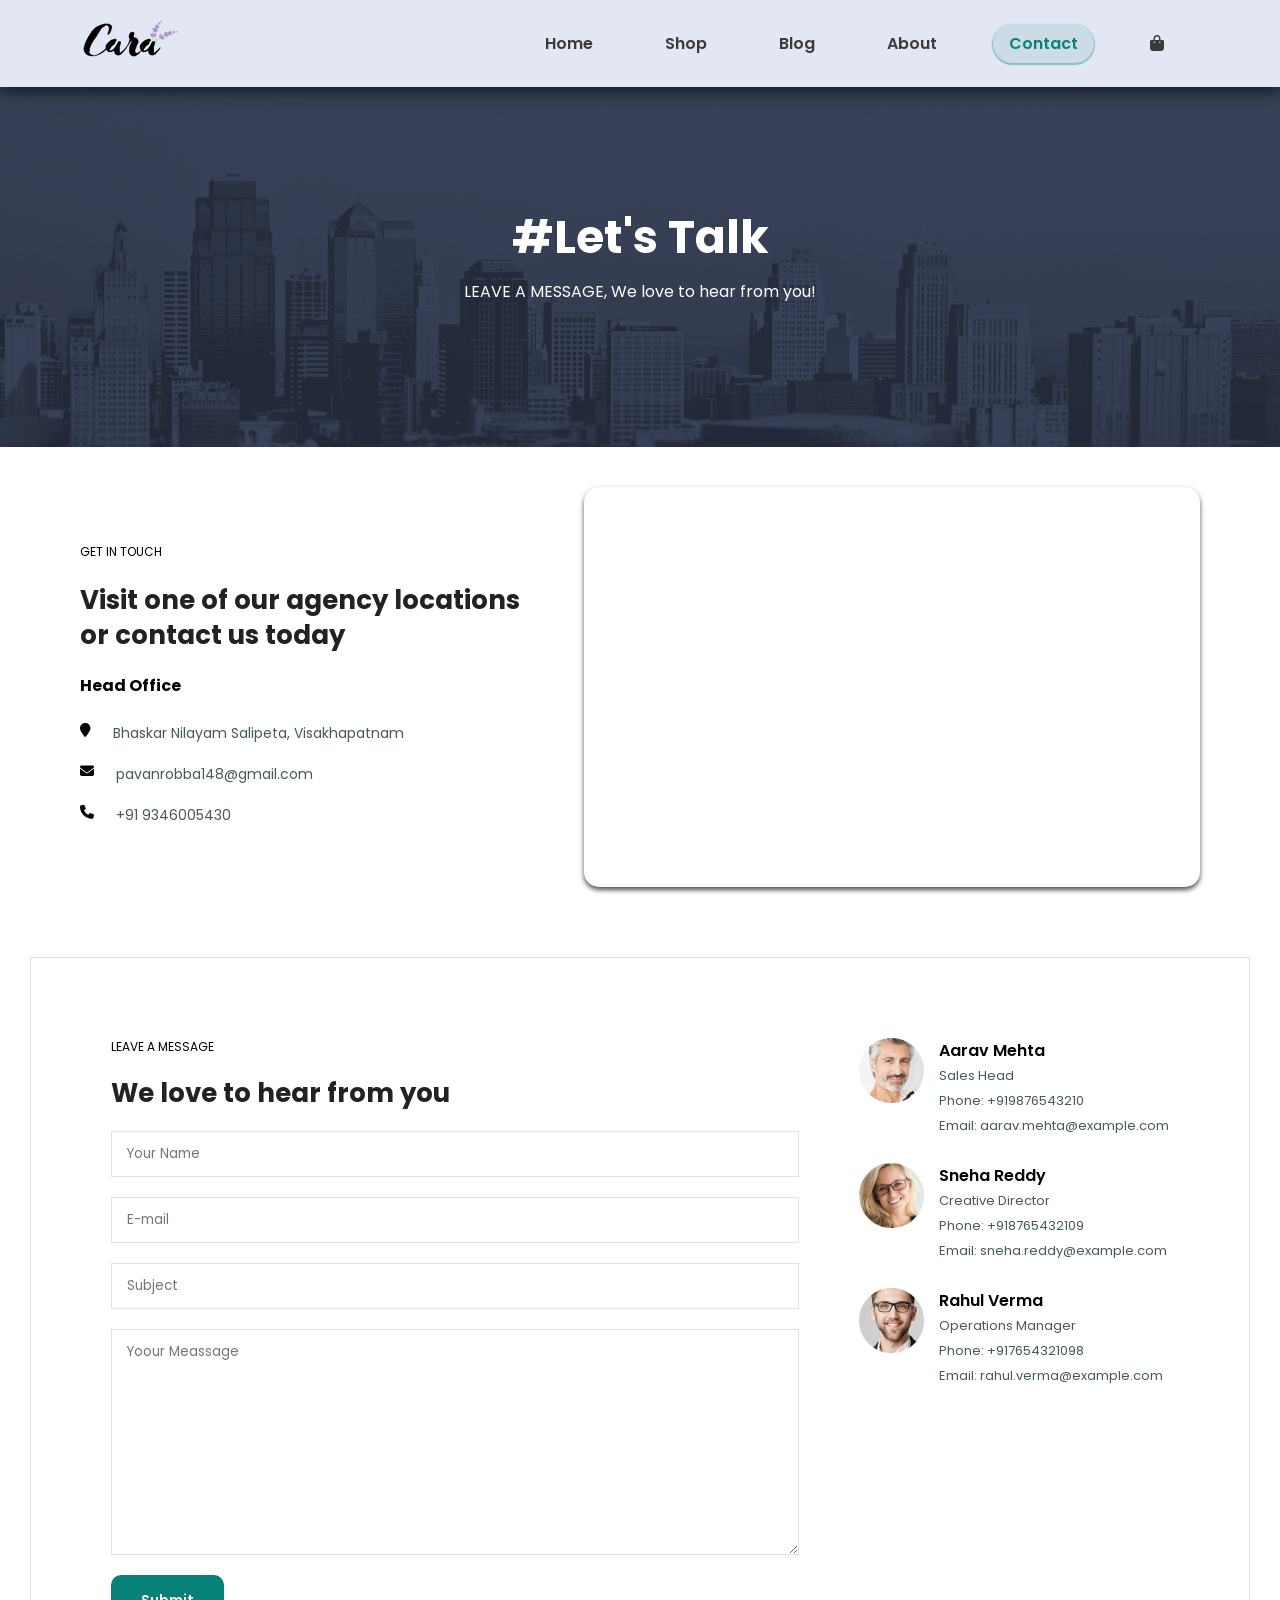
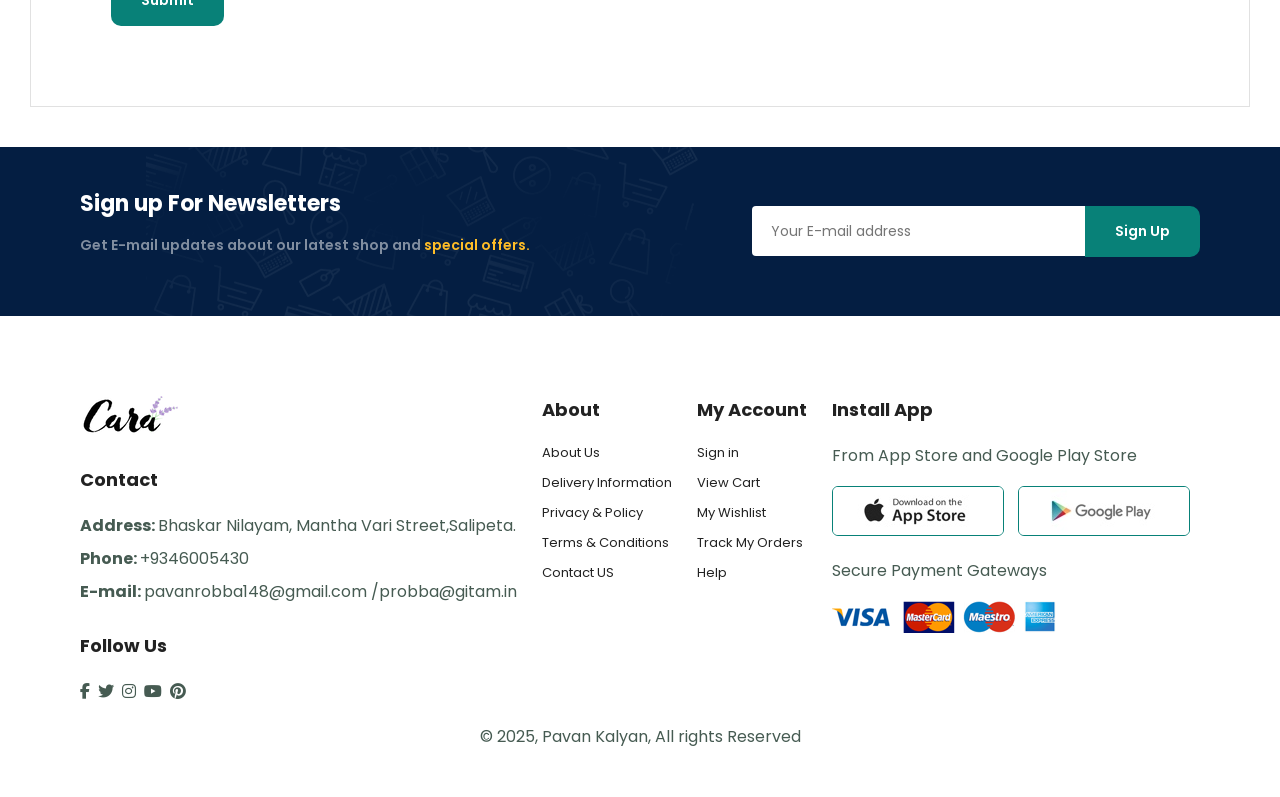
<file: contact.html>
<!DOCTYPE html>
<html lang="en">
<head>
  <meta charset="UTF-8" />
  <meta name="viewport" content="width=device-width, initial-scale=1.0" />
  <title>My Ecommerce Site</title>

  <!-- Font Awesome CDN -->
  <link
    rel="stylesheet"
    href="https://cdnjs.cloudflare.com/ajax/libs/font-awesome/6.4.0/css/all.min.css"
  />

  <!-- Your Custom Styles -->
  <link rel="stylesheet" href="styles.css" />
</head>
<body>

  <section id="header">
    <a href="#"><img src="img/logo.png" class="logo" alt="Company Logo" /></a>

    <div>
      <ul id="navbar">
        <li><a href="index.html">Home</a></li>
        <li><a href="shop.html">Shop</a></li>
        <li><a href="blog.html">Blog</a></li>
        <li><a href="about.html">About</a></li>
        <li><a class="active" href="contact.html">Contact</a></li>
        <li id="lg-bag"><a href="cart.html"><i class="fa fa-shopping-bag" aria-hidden="true"></i></a></li>
        <a href="#" id="close"><i class="fa fa-times"></i></a>
      </ul>
    </div>
    <div id="mobile">
      <a href="cart.html"><i class="fa fa-shopping-bag" aria-hidden="true"></i></a>
      <i id="bar" class="fas fa-outdent"></i>
    </div>
  </section>
  
  <section id="page-header" class="about-header">
      <h2>#Let's Talk</h5>
      <p>LEAVE A MESSAGE, We love to hear from you!</p>
  </section>

  <section id="contact-details" class="section-p1">
    <div class="details">
        <span>GET IN TOUCH</span>
        <h2>Visit one of our agency locations or contact us today</h2>
        <h3>Head Office</h3>
    
      <div>
        <li>
            <i class="fa fa-map-marker"></i>
            <p>Bhaskar Nilayam Salipeta, Visakhapatnam</p>
        </li>
        <li>
            <i class="fa fa-envelope"></i>
            <p>pavanrobba148@gmail.com</p>
        </li>
        <li>
            <i class="fa fa-phone"></i>
            <p>+91 9346005430</p>
        </li>
      </div>
    </div>

    <div class="map">
        <iframe src="https://www.google.com/maps/embed?pb=!1m18!1m12!1m3!1d3800.7948383414373!2d83.2977939909979!3d17.707149383553258!2m3!1f0!2f0!3f0!3m2!1i1024!2i768!4f13.1!3m3!1m2!1s0x3a3943aaa9583d39%3A0x88a9620864a05a08!2sKhadi%20India%20Outlet!5e0!3m2!1sen!2sin!4v1750426954409!5m2!1sen!2sin" width="600" height="450" style="border:0;" allowfullscreen="" loading="lazy" referrerpolicy="no-referrer-when-downgrade"></iframe>
    </div>
  </section>

  <section id="form-details">

     <form action="">
        <span>LEAVE A MESSAGE</span>
        <h2>We love to hear from you</h2>
        <input type="text" placeholder="Your Name">
        <input type="text" placeholder="E-mail">
        <input type="text" placeholder="Subject">
        <textarea name="" id="" cols="30" rows="10" placeholder="Yoour Meassage"></textarea>
        <button class="normal">Submit</button>
     </form>

     <div class="people">
       <div>
    <img src="img/people/1.png" alt="">
    <p><span>Aarav Mehta</span> Sales Head <br>Phone: +919876543210 <br>Email: aarav.mehta@example.com</p>
</div>
<div>
    <img src="img/people/3.png" alt="">
    <p><span>Sneha Reddy</span> Creative Director <br>Phone: +918765432109 <br>Email: sneha.reddy@example.com</p>
</div>
<div>
    <img src="img/people/2.png" alt="">
    <p><span>Rahul Verma</span> Operations Manager <br>Phone: +917654321098 <br>Email: rahul.verma@example.com</p>
</div>

     </div>
  </section>

  <section id="newsletter" class="section-p1 section-m1">
    <div class="newText">
      <h4>Sign up For Newsletters</h4>
      <p>Get E-mail updates about our latest shop and <span>special offers.</span></p>
    </div>
    <div class="form">
     <input type="text" placeholder="Your E-mail address">
     <button class="normal">Sign Up</button>
    </div>
  </section>

  <footer class="section-p1">
    <div class="col">
      <img class="logo" src="img/logo.png" alt="">
      <h4>Contact</h4>
      <p><strong>Address: </strong> Bhaskar Nilayam, Mantha Vari Street,Salipeta.</p>
      <p><strong>Phone: </strong>+9346005430</p>
      <p><strong>E-mail: </strong>pavanrobba148@gmail.com /probba@gitam.in</p>
      <div class="follow">
        <h4>Follow Us</h4>
        <div class="icon">
          <i class="fab fa-facebook-f"></i>
          <i class="fab fa-twitter"></i>
          <i class="fab fa-instagram"></i>
          <i class="fab fa-youtube"></i>
          <i class="fab fa-pinterest"></i>
        </div>
      </div>
    </div>

    <div class="col">
      <h4>About</h4>
      <a href="#">About Us</a>
      <a href="#">Delivery Information</a>
      <a href="#">Privacy & Policy</a>
      <a href="#">Terms & Conditions</a>
      <a href="#">Contact US</a>
    </div>

    <div class="col">
      <h4>My Account</h4>
      <a href="#">Sign in</a>
      <a href="#">View Cart</a>
      <a href="#">My Wishlist</a>
      <a href="#">Track My Orders</a>
      <a href="#">Help</a>
    </div>

    <div class="col install">
       <h4>Install App</h4>
       <p>From App Store and Google Play Store</p>
       <div class="row">
        <img src="img/pay/app.jpg" alt="">
        <img src="img/pay/play.jpg" alt="">
        <p>Secure Payment Gateways </p>
       </div>
       <img src="img/pay/pay.png" alt="">
    </div>

    <div class="copyright">
      <p>&copy; 2025, Pavan Kalyan, All rights Reserved</p>
    </div>
  </footer>
 
  <script src="script.js"></script>
</body>
</html>
</file>
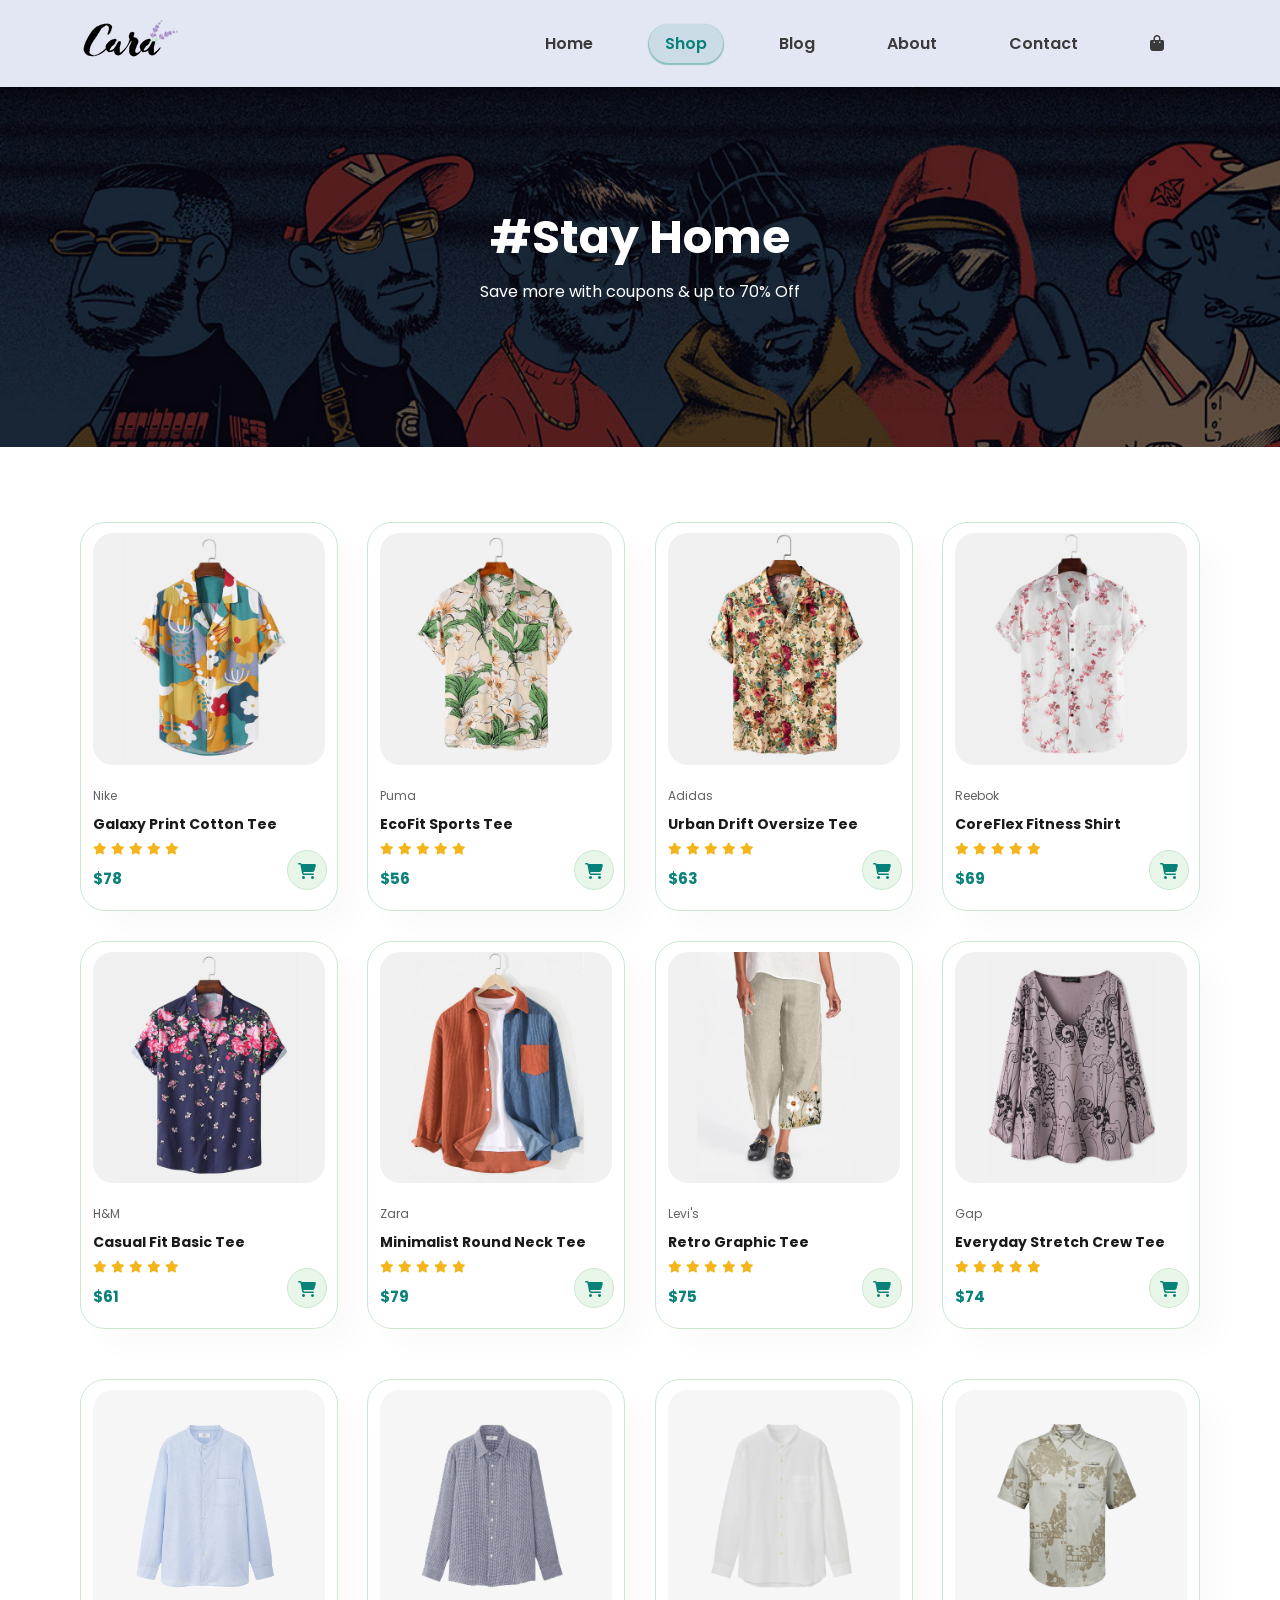
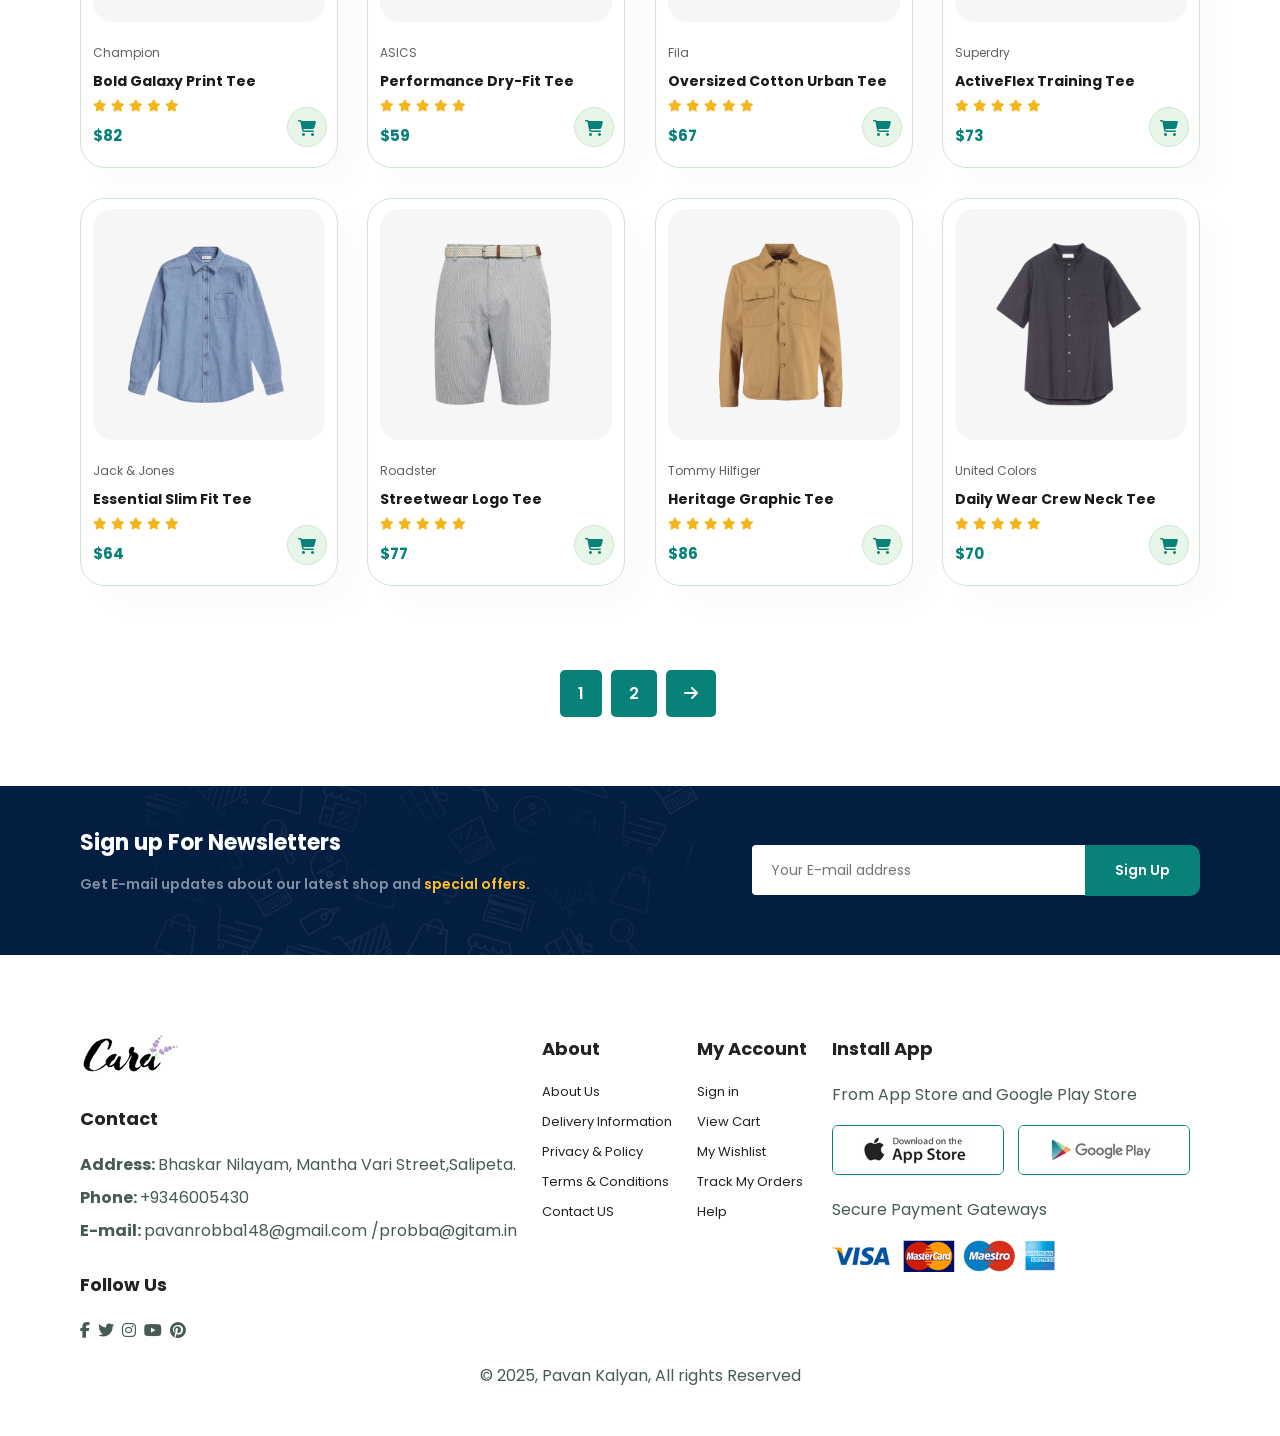
<file: shop.html>
<!DOCTYPE html>
<html lang="en">
<head>
  <meta charset="UTF-8" />
  <meta name="viewport" content="width=device-width, initial-scale=1.0" />
  <title>My Ecommerce Site</title>

  <!-- Font Awesome CDN -->
  <link
    rel="stylesheet"
    href="https://cdnjs.cloudflare.com/ajax/libs/font-awesome/6.4.0/css/all.min.css"
  />

  <!-- Your Custom Styles -->
  <link rel="stylesheet" href="styles.css" />
</head>
<body>

  <section id="header">
    <a href="#"><img src="img/logo.png" class="logo" alt="Company Logo" /></a>

    <div>
      <ul id="navbar">
        <li><a href="index.html">Home</a></li>
        <li><a class="active" href="shop.html">Shop</a></li>
        <li><a href="blog.html">Blog</a></li>
        <li><a href="about.html">About</a></li>
        <li><a href="contact.html">Contact</a></li>
        <li id="lg-bag"><a href="cart.html"><i class="fa fa-shopping-bag" aria-hidden="true"></i></a></li>
        <a href="#" id="close"><i class="fa fa-times"></i></a>
      </ul>
    </div>
    <div id="mobile">
      <a href="cart.html"><i class="fa fa-shopping-bag" aria-hidden="true"></i></a>
      <i id="bar" class="fas fa-outdent"></i>
    </div>
  </section>
  
  <section id="page-header">
      <h2>#Stay Home</h5>
      <p>Save more with coupons & up to 70% Off</p>
  </section>
  

  <section id="product1" class="section-p1">
  <div class="pro-container">

    <div class="pro" onclick="window.location.href='sproduct.html';">
      <img src="img/products/f1.jpg" alt="">
      <div class="des">
        <span>Nike</span>
        <h5>Galaxy Print Cotton Tee</h5>
        <div class="star">
          <i class="fas fa-star"></i>
          <i class="fas fa-star"></i>
          <i class="fas fa-star"></i>
          <i class="fas fa-star"></i>
          <i class="fas fa-star"></i>
        </div>
        <h4>$78</h4>
      </div>
      <a href="#" onclick="addToCart('1','Galaxy Print Cotton Tee',78,'img/products/f1.jpg')">
<i class="fa fa-shopping-cart"></i>
</a>
    </div>

    <div class="pro">
      <img src="img/products/f2.jpg" alt="">
      <div class="des">
        <span>Puma</span>
        <h5>EcoFit Sports Tee</h5>
        <div class="star">
          <i class="fas fa-star"></i>
          <i class="fas fa-star"></i>
          <i class="fas fa-star"></i>
          <i class="fas fa-star"></i>
          <i class="fas fa-star"></i>
        </div>
        <h4>$56</h4>
      </div>
      <a href="#" onclick="addToCart('2','EcoFit Sports Tee',56,'img/products/f2.jpg')">
<i class="fa fa-shopping-cart"></i>
</a>
    </div>

    <div class="pro">
      <img src="img/products/f3.jpg" alt="">
      <div class="des">
        <span>Adidas</span>
        <h5>Urban Drift Oversize Tee</h5>
        <div class="star">
          <i class="fas fa-star"></i>
          <i class="fas fa-star"></i>
          <i class="fas fa-star"></i>
          <i class="fas fa-star"></i>
          <i class="fas fa-star"></i>
        </div>
        <h4>$63</h4>
      </div>
      <a href="#" onclick="addToCart('3','Urban Drift Oversize Tee',63,'img/products/f3.jpg')">
<i class="fa fa-shopping-cart"></i>
</a>
    </div>

    <div class="pro">
      <img src="img/products/f4.jpg" alt="">
      <div class="des">
        <span>Reebok</span>
        <h5>CoreFlex Fitness Shirt</h5>
        <div class="star">
          <i class="fas fa-star"></i>
          <i class="fas fa-star"></i>
          <i class="fas fa-star"></i>
          <i class="fas fa-star"></i>
          <i class="fas fa-star"></i>
        </div>
        <h4>$69</h4>
      </div>
      <a href="#"><i class="fa fa-shopping-cart" aria-hidden="true"></i></a>
    </div>

    <div class="pro">
      <img src="img/products/f5.jpg" alt="">
      <div class="des">
        <span>H&M</span>
        <h5>Casual Fit Basic Tee</h5>
        <div class="star">
          <i class="fas fa-star"></i>
          <i class="fas fa-star"></i>
          <i class="fas fa-star"></i>
          <i class="fas fa-star"></i>
          <i class="fas fa-star"></i>
        </div>
        <h4>$61</h4>
      </div>
      <a href="#"><i class="fa fa-shopping-cart" aria-hidden="true"></i></a>
    </div>

    <div class="pro">
      <img src="img/products/f6.jpg" alt="">
      <div class="des">
        <span>Zara</span>
        <h5>Minimalist Round Neck Tee</h5>
        <div class="star">
          <i class="fas fa-star"></i>
          <i class="fas fa-star"></i>
          <i class="fas fa-star"></i>
          <i class="fas fa-star"></i>
          <i class="fas fa-star"></i>
        </div>
        <h4>$79</h4>
      </div>
      <a href="#"><i class="fa fa-shopping-cart" aria-hidden="true"></i></a>
    </div>

    <div class="pro">
      <img src="img/products/f7.jpg" alt="">
      <div class="des">
        <span>Levi's</span>
        <h5>Retro Graphic Tee</h5>
        <div class="star">
          <i class="fas fa-star"></i>
          <i class="fas fa-star"></i>
          <i class="fas fa-star"></i>
          <i class="fas fa-star"></i>
          <i class="fas fa-star"></i>
        </div>
        <h4>$75</h4>
      </div>
      <a href="#"><i class="fa fa-shopping-cart" aria-hidden="true"></i></a>
    </div>

    <div class="pro">
      <img src="img/products/f8.jpg" alt="">
      <div class="des">
        <span>Gap</span>
        <h5>Everyday Stretch Crew Tee</h5>
        <div class="star">
          <i class="fas fa-star"></i>
          <i class="fas fa-star"></i>
          <i class="fas fa-star"></i>
          <i class="fas fa-star"></i>
          <i class="fas fa-star"></i>
        </div>
        <h4>$74</h4>
      </div>
      <a href="#"><i class="fa fa-shopping-cart" aria-hidden="true"></i></a>
    </div>

    <div class="pro-container">

    <div class="pro">
      <img src="img/products/n1.jpg" alt="">
      <div class="des">
        <span>Champion</span>
        <h5>Bold Galaxy Print Tee</h5>
        <div class="star">
          <i class="fas fa-star"></i>
          <i class="fas fa-star"></i>
          <i class="fas fa-star"></i>
          <i class="fas fa-star"></i>
          <i class="fas fa-star"></i>
        </div>
        <h4>$82</h4>
      </div>
      <a href="#"><i class="fa fa-shopping-cart" aria-hidden="true"></i></a>
    </div>

    <div class="pro">
      <img src="img/products/n2.jpg" alt="">
      <div class="des">
        <span>ASICS</span>
        <h5>Performance Dry-Fit Tee</h5>
        <div class="star">
          <i class="fas fa-star"></i>
          <i class="fas fa-star"></i>
          <i class="fas fa-star"></i>
          <i class="fas fa-star"></i>
          <i class="fas fa-star"></i>
        </div>
        <h4>$59</h4>
      </div>
      <a href="#"><i class="fa fa-shopping-cart" aria-hidden="true"></i></a>
    </div>

    <div class="pro">
      <img src="img/products/n3.jpg" alt="">
      <div class="des">
        <span>Fila</span>
        <h5>Oversized Cotton Urban Tee</h5>
        <div class="star">
          <i class="fas fa-star"></i>
          <i class="fas fa-star"></i>
          <i class="fas fa-star"></i>
          <i class="fas fa-star"></i>
          <i class="fas fa-star"></i>
        </div>
        <h4>$67</h4>
      </div>
      <a href="#"><i class="fa fa-shopping-cart" aria-hidden="true"></i></a>
    </div>

    <div class="pro">
      <img src="img/products/n4.jpg" alt="">
      <div class="des">
        <span>Superdry</span>
        <h5>ActiveFlex Training Tee</h5>
        <div class="star">
          <i class="fas fa-star"></i>
          <i class="fas fa-star"></i>
          <i class="fas fa-star"></i>
          <i class="fas fa-star"></i>
          <i class="fas fa-star"></i>
        </div>
        <h4>$73</h4>
      </div>
      <a href="#"><i class="fa fa-shopping-cart" aria-hidden="true"></i></a>
    </div>

    <div class="pro">
      <img src="img/products/n5.jpg" alt="">
      <div class="des">
        <span>Jack & Jones</span>
        <h5>Essential Slim Fit Tee</h5>
        <div class="star">
          <i class="fas fa-star"></i>
          <i class="fas fa-star"></i>
          <i class="fas fa-star"></i>
          <i class="fas fa-star"></i>
          <i class="fas fa-star"></i>
        </div>
        <h4>$64</h4>
      </div>
      <a href="#"><i class="fa fa-shopping-cart" aria-hidden="true"></i></a>
    </div>

    <div class="pro">
      <img src="img/products/n6.jpg" alt="">
      <div class="des">
        <span>Roadster</span>
        <h5>Streetwear Logo Tee</h5>
        <div class="star">
          <i class="fas fa-star"></i>
          <i class="fas fa-star"></i>
          <i class="fas fa-star"></i>
          <i class="fas fa-star"></i>
          <i class="fas fa-star"></i>
        </div>
        <h4>$77</h4>
      </div>
      <a href="#"><i class="fa fa-shopping-cart" aria-hidden="true"></i></a>
    </div>

    <div class="pro">
      <img src="img/products/n7.jpg" alt="">
      <div class="des">
        <span>Tommy Hilfiger</span>
        <h5>Heritage Graphic Tee</h5>
        <div class="star">
          <i class="fas fa-star"></i>
          <i class="fas fa-star"></i>
          <i class="fas fa-star"></i>
          <i class="fas fa-star"></i>
          <i class="fas fa-star"></i>
        </div>
        <h4>$86</h4>
      </div>
      <a href="#"><i class="fa fa-shopping-cart" aria-hidden="true"></i></a>
    </div>

    <div class="pro">
      <img src="img/products/n8.jpg" alt="">
      <div class="des">
        <span>United Colors</span>
        <h5>Daily Wear Crew Neck Tee</h5>
        <div class="star">
          <i class="fas fa-star"></i>
          <i class="fas fa-star"></i>
          <i class="fas fa-star"></i>
          <i class="fas fa-star"></i>
          <i class="fas fa-star"></i>
        </div>
        <h4>$70</h4>
      </div>
      <a href="#"><i class="fa fa-shopping-cart" aria-hidden="true"></i></a>
    </div>

  </div>
</section>

<section id="pagination" class="section-p1">
   <a href="#">1</a>
   <a href="#">2</a>
   <a href="#"><i class="fa fa-arrow-right"></i></a>
</section>
   
  <section id="newsletter" class="section-p1 section-m1">
    <div class="newText">
      <h4>Sign up For Newsletters</h4>
      <p>Get E-mail updates about our latest shop and <span>special offers.</span></p>
    </div>
    <div class="form">
     <input type="text" placeholder="Your E-mail address">
     <button class="normal">Sign Up</button>
    </div>
  </section>

  <footer class="section-p1">
    <div class="col">
      <img class="logo" src="img/logo.png" alt="">
      <h4>Contact</h4>
      <p><strong>Address: </strong> Bhaskar Nilayam, Mantha Vari Street,Salipeta.</p>
      <p><strong>Phone: </strong>+9346005430</p>
      <p><strong>E-mail: </strong>pavanrobba148@gmail.com /probba@gitam.in</p>
      <div class="follow">
        <h4>Follow Us</h4>
        <div class="icon">
          <i class="fab fa-facebook-f"></i>
          <i class="fab fa-twitter"></i>
          <i class="fab fa-instagram"></i>
          <i class="fab fa-youtube"></i>
          <i class="fab fa-pinterest"></i>
        </div>
      </div>
    </div>

    <div class="col">
      <h4>About</h4>
      <a href="#">About Us</a>
      <a href="#">Delivery Information</a>
      <a href="#">Privacy & Policy</a>
      <a href="#">Terms & Conditions</a>
      <a href="#">Contact US</a>
    </div>

    <div class="col">
      <h4>My Account</h4>
      <a href="#">Sign in</a>
      <a href="#">View Cart</a>
      <a href="#">My Wishlist</a>
      <a href="#">Track My Orders</a>
      <a href="#">Help</a>
    </div>

    <div class="col install">
       <h4>Install App</h4>
       <p>From App Store and Google Play Store</p>
       <div class="row">
        <img src="img/pay/app.jpg" alt="">
        <img src="img/pay/play.jpg" alt="">
        <p>Secure Payment Gateways </p>
       </div>
       <img src="img/pay/pay.png" alt="">
    </div>

    <div class="copyright">
      <p>&copy; 2025, Pavan Kalyan, All rights Reserved</p>
    </div>
  </footer>
 
  <script src="script.js"></script>
</body>
</html>
</file>
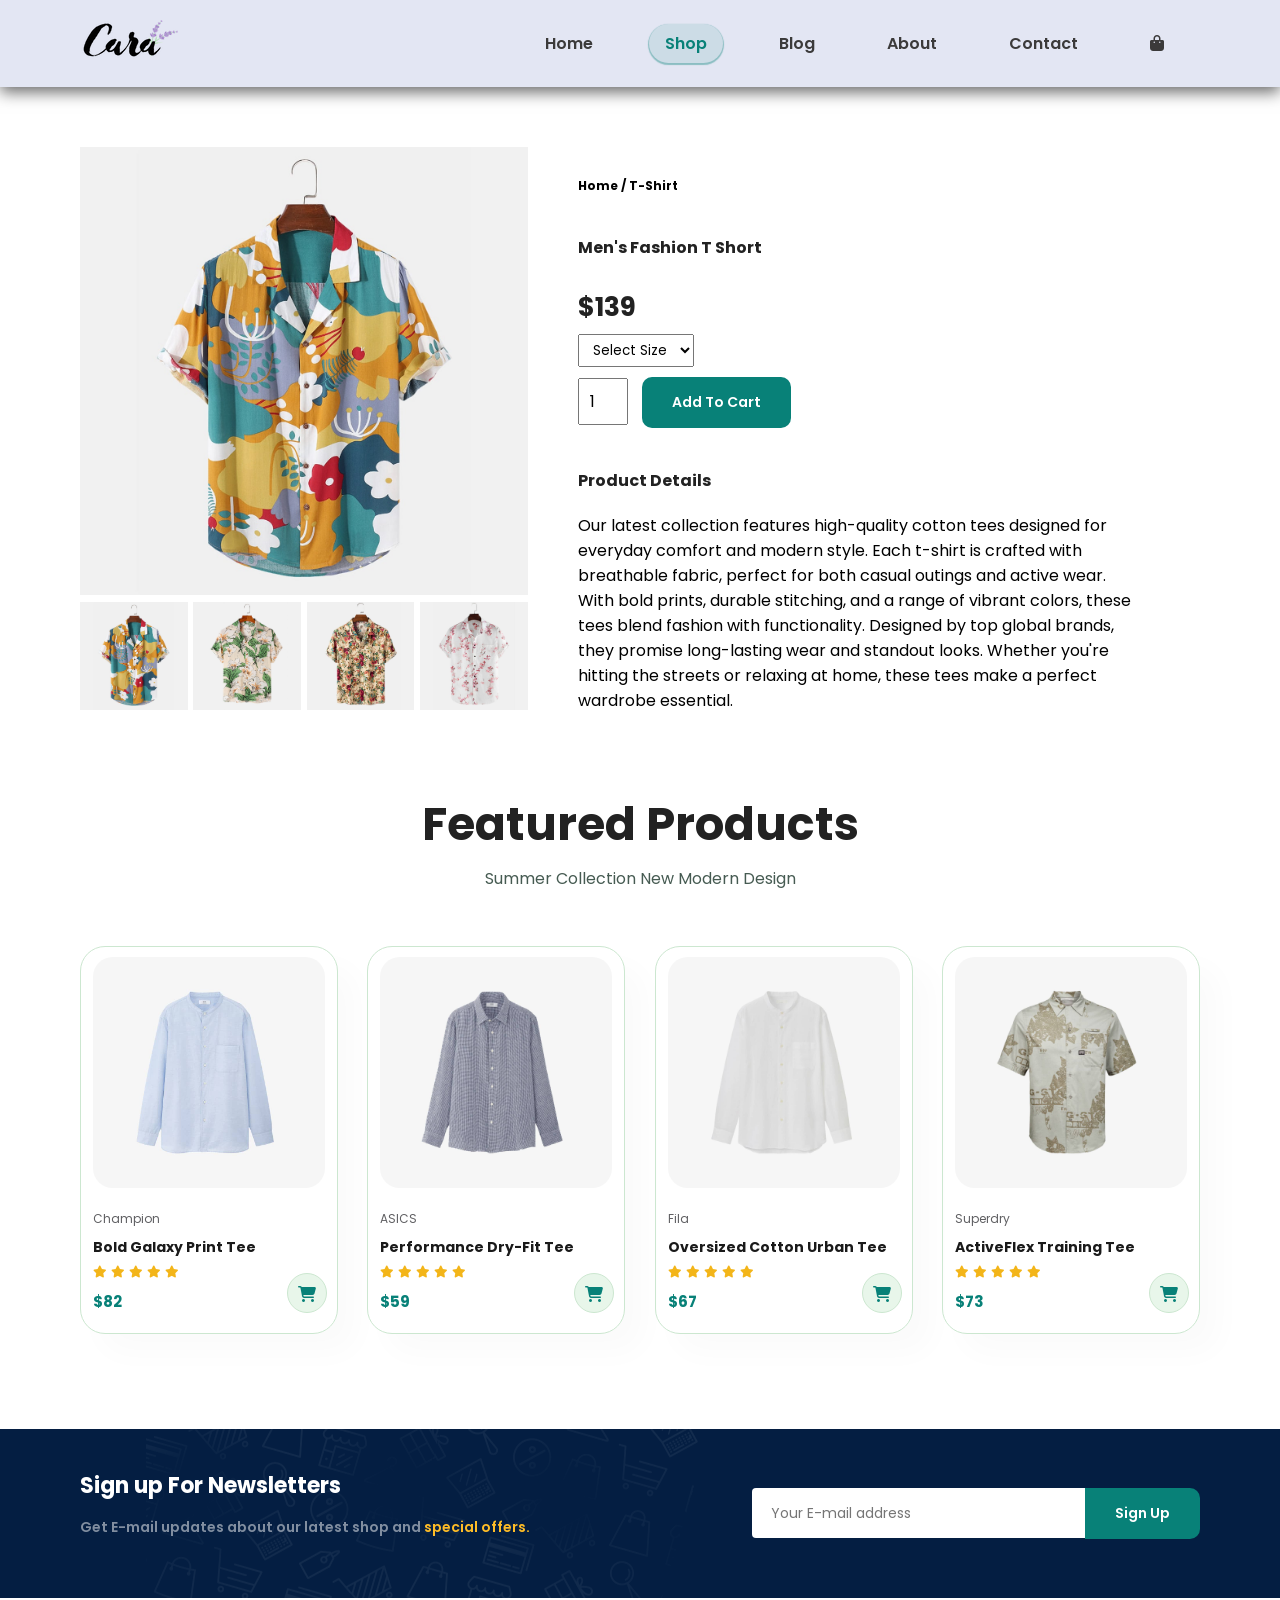
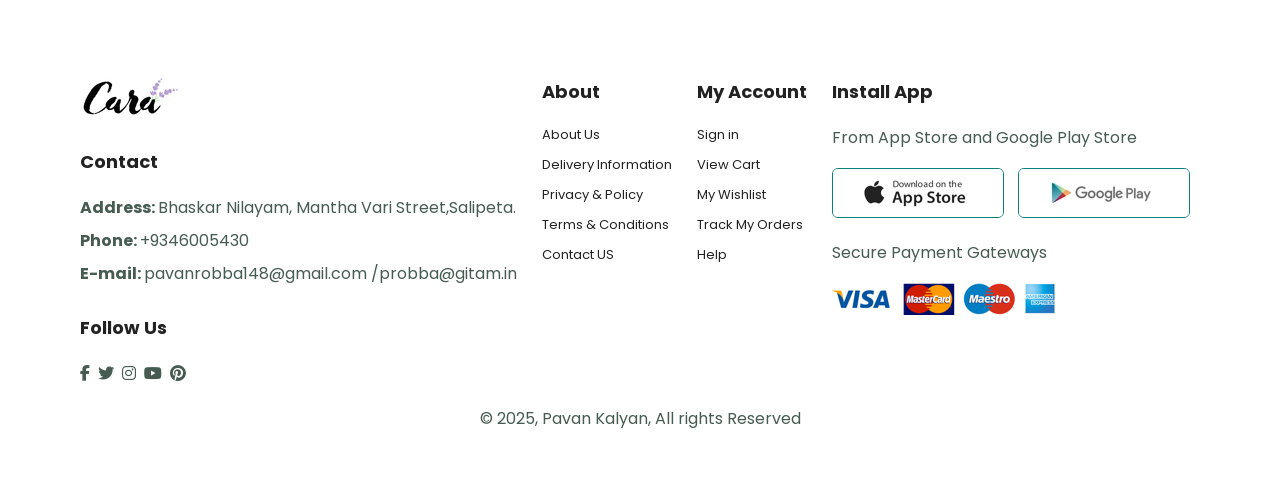
<file: sproduct.html>
<!DOCTYPE html>
<html lang="en">
<head>
  <meta charset="UTF-8" />
  <meta name="viewport" content="width=device-width, initial-scale=1.0" />
  <title>My Ecommerce Site</title>

  <!-- Font Awesome CDN -->
  <link
    rel="stylesheet"
    href="https://cdnjs.cloudflare.com/ajax/libs/font-awesome/6.4.0/css/all.min.css"
  />

  <!-- Your Custom Styles -->
  <link rel="stylesheet" href="styles.css" />
</head>
<body>

  <section id="header">
    <a href="#"><img src="img/logo.png" class="logo" alt="Company Logo" /></a>

    <div>
      <ul id="navbar">
        <li><a href="index.html">Home</a></li>
        <li><a class="active" href="shop.html">Shop</a></li>
        <li><a href="blog.html">Blog</a></li>
        <li><a href="about.html">About</a></li>
        <li><a href="contact.html">Contact</a></li>
        <li id="lg-bag"><a href="cart.html"><i class="fa fa-shopping-bag" aria-hidden="true"></i></a></li>
        <a href="#" id="close"><i class="fa fa-times"></i></a>
      </ul>
    </div>
    <div id="mobile">
      <a href="cart.html"><i class="fa fa-shopping-bag" aria-hidden="true"></i></a>
      <i id="bar" class="fas fa-outdent"></i>
    </div>
  </section>
  
  <section id="prodetails" class="section-p1">
    <div class="single-pro-image">
        <img src="img/products/f1.jpg" width="100%" id="MainImg">

        <div class="small-img-group">
            <div class="small-img-col">
                <img src="img/products/f1.jpg" width="100%" class="small-img" alt="">
            </div>
            <div class="small-img-col">
                <img src="img/products/f2.jpg" width="100%" class="small-img" alt="">
            </div>
            <div class="small-img-col">
                <img src="img/products/f3.jpg" width="100%" class="small-img" alt="">
            </div>
            <div class="small-img-col">
                <img src="img/products/f4.jpg" width="100%" class="small-img" alt="">
            </div>
        </div>
    </div>
    
    <div class="single-pro-details">
        <h6>Home / T-Shirt</h6>
        <h4>Men's Fashion T Short</h4>
        <h2>$139</h2>
        <select>
            <option>Select Size</option>
            <option>XL</option>
            <option>XXL</option>
            <option>Small</option>
            <option>Large</option>
        </select>
        <input type="number" value="1">
        <button class="normal" onclick="addToCart('101','Men Fashion T-Shirt',139,'img/products/f1.jpg')">
Add To Cart
</button>
        <h4>Product Details</h4>
        <span>Our latest collection features high-quality cotton tees designed for everyday comfort and modern style. Each t-shirt is crafted with breathable fabric, perfect for both casual outings and active wear. With bold prints, durable stitching, and a range of vibrant colors, these tees blend fashion with functionality. Designed by top global brands, they promise long-lasting wear and standout looks. Whether you're hitting the streets or relaxing at home, these tees make a perfect wardrobe essential.</span>
    </div>
    
  </section>

  <section id="product1" class="section-p1">
  <h2>Featured Products</h2>
  <p>Summer Collection New Modern Design</p>
  <div class="pro-container">

    <div class="pro">
      <img src="img/products/n1.jpg" alt="">
      <div class="des">
        <span>Champion</span>
        <h5>Bold Galaxy Print Tee</h5>
        <div class="star">
          <i class="fas fa-star"></i>
          <i class="fas fa-star"></i>
          <i class="fas fa-star"></i>
          <i class="fas fa-star"></i>
          <i class="fas fa-star"></i>
        </div>
        <h4>$82</h4>
      </div>
      <a href="#"><i class="fa fa-shopping-cart" aria-hidden="true"></i></a>
    </div>

    <div class="pro">
      <img src="img/products/n2.jpg" alt="">
      <div class="des">
        <span>ASICS</span>
        <h5>Performance Dry-Fit Tee</h5>
        <div class="star">
          <i class="fas fa-star"></i>
          <i class="fas fa-star"></i>
          <i class="fas fa-star"></i>
          <i class="fas fa-star"></i>
          <i class="fas fa-star"></i>
        </div>
        <h4>$59</h4>
      </div>
      <a href="#"><i class="fa fa-shopping-cart" aria-hidden="true"></i></a>
    </div>

    <div class="pro">
      <img src="img/products/n3.jpg" alt="">
      <div class="des">
        <span>Fila</span>
        <h5>Oversized Cotton Urban Tee</h5>
        <div class="star">
          <i class="fas fa-star"></i>
          <i class="fas fa-star"></i>
          <i class="fas fa-star"></i>
          <i class="fas fa-star"></i>
          <i class="fas fa-star"></i>
        </div>
        <h4>$67</h4>
      </div>
      <a href="#"><i class="fa fa-shopping-cart" aria-hidden="true"></i></a>
    </div>

    <div class="pro">
      <img src="img/products/n4.jpg" alt="">
      <div class="des">
        <span>Superdry</span>
        <h5>ActiveFlex Training Tee</h5>
        <div class="star">
          <i class="fas fa-star"></i>
          <i class="fas fa-star"></i>
          <i class="fas fa-star"></i>
          <i class="fas fa-star"></i>
          <i class="fas fa-star"></i>
        </div>
        <h4>$73</h4>
      </div>
      <a href="#"><i class="fa fa-shopping-cart" aria-hidden="true"></i></a>
    </div>

</section>
   
  <section id="newsletter" class="section-p1 section-m1">
    <div class="newText">
      <h4>Sign up For Newsletters</h4>
      <p>Get E-mail updates about our latest shop and <span>special offers.</span></p>
    </div>
    <div class="form">
     <input type="text" placeholder="Your E-mail address">
     <button class="normal">Sign Up</button>
    </div>
  </section>

  <footer class="section-p1">
    <div class="col">
      <img class="logo" src="img/logo.png" alt="">
      <h4>Contact</h4>
      <p><strong>Address: </strong> Bhaskar Nilayam, Mantha Vari Street,Salipeta.</p>
      <p><strong>Phone: </strong>+9346005430</p>
      <p><strong>E-mail: </strong>pavanrobba148@gmail.com /probba@gitam.in</p>
      <div class="follow">
        <h4>Follow Us</h4>
        <div class="icon">
          <i class="fab fa-facebook-f"></i>
          <i class="fab fa-twitter"></i>
          <i class="fab fa-instagram"></i>
          <i class="fab fa-youtube"></i>
          <i class="fab fa-pinterest"></i>
        </div>
      </div>
    </div>

    <div class="col">
      <h4>About</h4>
      <a href="#">About Us</a>
      <a href="#">Delivery Information</a>
      <a href="#">Privacy & Policy</a>
      <a href="#">Terms & Conditions</a>
      <a href="#">Contact US</a>
    </div>

    <div class="col">
      <h4>My Account</h4>
      <a href="#">Sign in</a>
      <a href="#">View Cart</a>
      <a href="#">My Wishlist</a>
      <a href="#">Track My Orders</a>
      <a href="#">Help</a>
    </div>

    <div class="col install">
       <h4>Install App</h4>
       <p>From App Store and Google Play Store</p>
       <div class="row">
        <img src="img/pay/app.jpg" alt="">
        <img src="img/pay/play.jpg" alt="">
        <p>Secure Payment Gateways </p>
       </div>
       <img src="img/pay/pay.png" alt="">
    </div>

    <div class="copyright">
      <p>&copy; 2025, Pavan Kalyan, All rights Reserved</p>
    </div>
  </footer>
  
  <script>
    var MainImg = document.getElementById('MainImg');
    var smallimg = document.getElementsByClassName('small-img');

    smallimg[0].onclick = function() {
        MainImg.src = smallimg[0].src;
    }
    smallimg[1].onclick = function() {
        MainImg.src = smallimg[1].src;
    }
    smallimg[2].onclick = function() {
        MainImg.src = smallimg[2].src;
    }
    smallimg[3].onclick = function() {
        MainImg.src = smallimg[3].src;
    }
  </script>
  <script src="script.js"></script>
</body>
</html>
</file>
<file: styles.css>
@import url('https://fonts.googleapis.com/css2?family=Poppins:ital,wght@0,100;0,200;0,300;0,400;0,500;0,600;0,700;0,800;0,900;1,100;1,200;1,300;1,400;1,500;1,600;1,700;1,800;1,900&display=swap');

* {
    margin: 0;
    padding: 0;
    box-sizing: border-box;
    font-family: "Poppins", sans-serif;
}

h1 {
    font-size: 50px;
    line-height: 64px;
    color: #222;
}

h2 {
    font-size: 46px;
    line-height: 54px;
    color: #222;
}

h4 {
    font-weight: 20px;
    color: #222;
}

h6 {
    font-weight: 700;
    font-size: 12px;
}

p {
    font-size: 16px;
    color: #465b52;
    margin: 15px 0 20px 0;
}
.section-p1 {
    padding: 40px 80px;
}
.section-m1 {
    margin: 40px 0;
}
button.normal {
    font-size: 14px;
    font-weight: 600;
    padding: 15px 30px;
    color: #000;
    background-color: #fff;
    border-radius: 10px;
    cursor: pointer;
    border: none;
    outline: none;
    transition: 0.2s;
}
button.white {
    font-size: 13px;
    font-weight: 600;
    padding: 11px 18px;
    color: #fff;
    background-color: transparent;
    border-radius: 10px;
    cursor: pointer;
    border: 1px solid #fff;
    outline: none;
    transition: 0.2s;
}
body {
    width: 100%;
}

/*---------Nav Bar Section------*/
#header {
    display: flex;
    align-items: center;
    justify-content: space-between;
    padding: 20px 80px;
    background-color: #E3E6F3;
    box-shadow: 0 5px 15px rgba(0, 0, 0, 0.6);
    z-index: 999;
    position: sticky;
    top: 0;
    left: 0;
}

#navbar {
    display: flex;
    align-items: center;
    justify-content: center;
}
#navbar li {
  list-style: none;
  padding: 0 20px;
  position: relative;
}

#navbar li a {
  text-decoration: none;
  font-size: 16px;
  font-weight: 600;
  color: #3b3a3a;
  position: relative;
  padding: 8px 16px;
  border-radius: 20px;
  z-index: 1;
  transition: 0.3s ease;
}

#navbar li a:hover,
#navbar li a.active {
  color: #088178;
}

#navbar li a.active::after,
#navbar li a:hover::after {
  content: '';
  position: absolute;
  top: 0;
  left: 0;
  height: 100%;
  width: 100%;
  background: rgba(8, 129, 120, 0.1);
  box-shadow: 0 1px 1px 1px rgba(8, 129, 120, 0.4);
  border-radius: 30px;
  z-index: -1;
}
#mobile {
    display: none;
    align-items: center;
}
#close {
    display: none;
}

/*-------Hero Section-------*/

#hero {
    background-image: url("img/hero4.png");
    height: 90vh;
    width: 100%;
    background-size: cover;
    background-position: top 25% right 0%;
    padding: 0px 80px;
    display: flex;
    flex-direction: column;
    align-items: flex-start;
    justify-content: center;
}

#hero h4 {
    padding-bottom: 15px;
}
#hero h1 {
    color: #088178;
}
#hero button {
    background-image: url('img/button.png');
    background-color: transparent;
    color: #088178;
    border: 0;
    padding: 14px 80px 14px 65px;
    background-repeat: no-repeat;
    cursor: pointer;
    font-weight: 700;
    font-size: 15px;
}

/*---------Feature-----------*/
#feature {
    display: flex;
    align-items: center;
    justify-content: space-between;
    flex-wrap: wrap;
}
#feature .fe-box {
    width: 180px;
    text-align: center;
    padding: 25px 15px;
    box-shadow: 20px 20px 34px rgba(0, 0, 0, 0.03);
    border: 1px solid #cce7d0;
    border-radius: 5px;
    margin: 15px 0;
}
#feature .fe-box:hover {
    transform: translateY(-10px);
    box-shadow: 10px 10px 54px rgba(70, 62, 221, 0.1);
}
#feature .fe-box img {
    width: 100%;
    margin-bottom: 10px;
}
#feature .fe-box h6 {
    display: inline-block;
    padding: 9px 8px 6px 8px;
    line-height: 1;
    color: #088178;
    background-color: #fddde4;
    transition-delay: 0.2s; 
}
#feature .fe-box:nth-child(2) h6{
    background-color: #cdebbc;
    transition-delay: 0.2s;
}
#feature .fe-box:nth-child(3) h6{
    background-color: #d1e8f2;
    transition-delay: 0.4s;
}
#feature .fe-box:nth-child(4) h6{
    background-color: #cdd4f8;
    transition-delay: 0.4s;
}
#feature .fe-box:nth-child(5) h6{
    background-color: #f6dbf6;
    transition-delay: 0.6s;
}
#feature .fe-box:nth-child(6) h6{
    background-color: #fff2e5;
    transition-delay: 0.6s;
}

/*---------Product Design-------*/

#product1 {
    text-align: center;
}
#product1 .pro-container {
    display: flex;
    justify-content: space-between;
    padding-top: 20px;
    flex-wrap: wrap;
}
#product1 .pro {
    width: 23%;
    min-width: 250px;
    padding: 10px 12px;
    border: 1px solid #cce7d0;
    border-radius: 25px;
    cursor: pointer;
    box-shadow: 20px 20px 30px rgba(0, 0, 0, 0.02);
    margin: 15px 0px;
    transition: 0.2s ease;
    position: relative;
}
#product1 .pro img {
    width: 100%;
    border-radius: 20px;    
}
#product1 .pro:hover {
        box-shadow: 20px 20px 30px rgba(0, 0, 0, 0.06);
}
#product1 .pro .des {
    text-align: start;
    padding: 10px 0px;
}
#product1 .pro .des span {
    color: #606063;
    font-size: 12px; 
}
#product1 .pro .des h5 {
    padding-top: 7px;
    color: #1a1a1a;
    font-size: 14px;
}
#product1 .pro .des i {
    font-size: 12px;
    color: rgb(243, 181, 25);
}
#product1 .pro .des h4 {
    padding-top: 7px;
    font-size: 15px;
    font-weight: 700;
    color: #088178;
}
#product1 .pro a i {
    width: 40px;
    height: 40px;
    line-height: 40px;
    border-radius: 50px;
    background-color: #e8f6ea;
    font-weight: 600;
    color: #088178;
    border: 1px solid #cce7d0; 
    position: absolute;
    bottom: 20px;
    right: 10px; 
}

/*----------Banner---------*/

#banner {
    display: flex;
    flex-direction: column;
    justify-content: center;
    align-items: center;
    background-image: url(img/banner/b2.jpg);
    width: 100%;
    height: 40vh;
    background-size: cover;
    background-position: center;
}
#banner h4 {
    color: #fff;
    font-size: 16px;
}
#banner h2 {
    color: #fff;
    font-size: 30px;
    padding: 10px 0px;
}
#banner h2 span {
    color: #ef3636;
}

#banner button:hover {
    background-color: #088178;
    color: #fff;
}

/*----------Banners--------*/
#sm-banner {
    display: flex;
    justify-content: center;
    flex-wrap: wrap;
}
#sm-banner .banner-box {
    display: flex;
    flex-direction: column;
    justify-content: center;
    align-items: flex-start;
    background-image: url(img/banner/b17.jpg);
    min-width: 580px;
    height: 50vh;
    margin-right: 20px;
    background-size: cover;
    background-position: center;
    padding: 30px;
}
#sm-banner .banner-box2 {
    background-image: url(img/banner/b10.jpg);
}
#sm-banner h4 {
    color: #fff;
    font-size: 20px;
    font-weight: 300;
}
#sm-banner h2 {
    color: #fff;
    font-size: 28px;
    font-weight: 800;
}
#sm-banner span {
    color: #fff;
    font-size: 14px;
    font-weight: 500;
    padding-bottom: 15px;
}
#sm-banner .banner-box:hover button{
    color: #fff;
    background-color: #088178;
    border: 1px solid #088178;
}

/*----------Text Banners-------*/
#banner3 {
    display: flex;
    justify-content: space-between;
    flex-wrap: wrap;
    padding: 0px 80px;
}

#banner3 .banner-box {
    display: flex;
    flex-direction: column;
    justify-content: center;
    align-items: flex-start;
    background-image: url(img/banner/b7.jpg);
    min-width: 30%;
    height: 30vh;
    margin-right: 20px;
    background-size: cover;
    background-position: center;
    padding: 20px;
    margin-bottom: 20px;
}
#banner3 .banner-box2 {
    background-image: url(img/banner/b4.jpg);
}
#banner3 .banner-box3 {
    background-image: url(img/banner/b18.jpg);
}
#banner3 h2 {
    color: #fff;
    font-weight: 900;
    font-size: 22px;
}
#banner3 h3 {
    color: #ec544e;
    font-weight: 800;
    font-size: 18px;
}
#newsletter {
    display: flex;
    justify-content: space-between;
    flex-wrap: wrap;
    align-items: center;
    background-image: url(img/banner/b14.png);
    background-repeat: no-repeat;
    background-position: 20% 30%;
    background-color: #041e42;
}
#newsletter h4 {
    font-size: 22px;
    font-weight: 700;
    color: #fff;
}
#newsletter p {
    font-size: 14px;
    font-weight: 600;
    color: #818ea0;
}
#newsletter p span {
    color: #ffbd27;
}
#newsletter .form {
    display: flex;
    width: 40%;
}
#newsletter input {
    height: 3.125rem;
    padding: 0 1.25em;
    font-size: 14px;
    width: 100%;
    border: 1px solid transparent;
    border-radius: 4px;
    outline: none;
    border-top-right-radius: 0;
    border-bottom-right-radius: 0;
}
#newsletter button{
    background-color: #088178;
    color: #fff;
    white-space: nowrap;  
    border-top-left-radius: 0;
    border-bottom-left-radius: 0;
}
/*--------Footer------*/
footer {
    display: flex;
    flex-wrap: wrap;
    justify-content: space-between;
}
footer .col{
    display: flex;
    flex-direction: column;
    align-items: flex-start;
    margin-bottom: 20px;
}
footer .logo {
    margin-bottom: 30px;
}

footer h4 {
    font-size: 18px;
    padding-bottom: 20px;
}
footer p {
    font-size: 16px;
    margin: 0 0 8px 0;
}
footer a {
    font-size: 13px;
    text-decoration: none;
    color: #222;
    margin-bottom: 10px;
}
footer .follow {
    margin-top: 20px;
} 
footer .follow i{
    color: #465b52;
    padding-right: 4px;
    cursor: pointer;
}
footer .install .row img {
   border: 1px solid #088178;
   border-radius: 6px;
}
footer .install img {
    margin: 10px 10px 15px 0;
}
footer .follow i:hover,
footer a:hover {
    color: #088178;
}
footer .copyright {
    width: 100%;
    text-align: center;
}

/*--------Shop Page---------*/
#page-header {
    background-image: url('img/banner/b1.jpg');
    width: 100%;
    height: 40vh;
    background-size: cover;
    display: flex;
    justify-content: center;
    align-items: center;
    flex-direction: column;
    padding: 14px;
}
#page-header h2, 
#page-header p {
    color: #fff;
}

#pagination {
    text-align: center;
}

#pagination a {
   text-decoration: none;
   background-color: #088178;
   padding: 12px 18px;
   margin-right: 5px;
   border-radius: 5px;
   color: #fff;
   font-weight: 600;
}
#pagination a i {
    font-size: 16px;
    font-weight: 600;
}

/*------Single Product--------*/
#prodetails .single-pro-image {
    width: 40%;
    margin-right: 50px;
}

.small-img-group {
    display: flex;
    justify-content: space-between;
}
.small-img-col {
    flex-basis: 24%;
    cursor: pointer;
}
#prodetails {
    display: flex;
    margin-top: 20px;   
}
#prodetails .single-pro-details {
    width: 50%;
    padding-top: 30px;
}
#prodetails .single-pro-details h4 {
    padding: 40px 0px 20px 0px;
}
#prodetails .single-pro-details h2 {
    font-size: 26px;
}
#prodetails .single-pro-details select {
    display: block;
    padding: 5px 10px;
    margin-bottom: 10px;
}
#prodetails .single-pro-details input {
    width: 50px;
    height: 47px;
    padding-left: 10px;
    font-size: 16px;
    margin-right: 10px;
}

#prodetails .single-pro-details button {
    background-color: #088178;
    color: #fff;
}
#prodetails .single-pro-details input:focus {
    outline: none;
}
#prodetails .single-pro-details span {
    line-height: 25px;

}


/*-----------Blog Page----------*/
#page-header.blog-header {
    background-image: url('img/banner/b19.jpg');
}
#blog {
    padding: 150px 150px 0 150px;
}
#blog .blog-box {
    display: flex;
    align-items: center;
    width: 100%;
    position: relative;
    padding-bottom: 90px;
}
#blog .blog-img {
    width: 45%;
    margin-right: 40px;
}
#blog img {
    width: 100%;
    height: 300px;
    object-fit: cover;
    border-radius: 15px;
}
#blog .blog-details {
    width: 50%;
}
#blog .blog-details a {
    text-decoration: none;
    font-size: 11px;
    color: #000;
    font-weight: 700;
    position: relative;
    transition: 0.3s;
}
#blog .blog-details a::after{
    content: '';
    width: 50px;
    height: 1px;
    background-color: #000;
    position: absolute;
    margin-top: 2px;
    align-items: center;
    top: 5px;
    right: -60px;
}
#blog .blog-details a:hover {
    color: #088178;
}
#blog .blog-details a:hover::after {
    background-color: #088178;
}
#blog .blog-box h1 {
    position: absolute;
    top: -40px;
    left: 0px;
    font-size: 80px;
    font-weight: 700;
    color: #c9cbce;
    z-index: -9;
}

/*---------About Page----------*/
#page-header.about-header {
    background-image: url('img/about/banner.png');
}
#about-head img {
    width: 45%;
    height: auto;
    border-radius: 10px;
    box-shadow: 0px 3px 5px 0px rgb(51, 51, 51);
    cursor: pointer;
    transition: 0.3s;
}
#about-head img:hover {
    box-shadow: 0px 5px 10px 0px rgb(51, 51, 51);
}
#about-head {
    display: flex;
    align-items: center;   
}
#about-head div {
    padding-left: 40px;
}
#about-app {
    text-align: center;
}
#about-app .video {
    width: 70%;
    height: 100%;
    margin: 30px auto 0px auto;
}
#about-app .video video {
    width: 100%;
    height: 100%;
    border-radius: 20px;
}


/* About Page */

#contact-details {
    display: flex;
    align-items: center;
    justify-content: space-between;
}
#contact-details .details {
    width: 40%;
}
#contact-details .details span,
#form-details form span {
    font-size: 12px;
}
#contact-details .details h2,
#form-details form h2 {
    font-size: 26px;
    line-height: 35px;
    padding: 20px 0px;
}
#contact-details .details h3 {
    font-size: 16px;
    padding-bottom: 15px;
}
#contact-details .details li {
    list-style: none;
    display: flex;
    padding: 10px 0px;
}
#contact-details .details li i {
    font-size: 14px;
    padding-right: 22px;
}
#contact-details .details li p {
    margin: 0;
    font-size: 14px;
}
#contact-details .map {
    width: 55%;
    height: 400px;
   
}
#contact-details .map iframe {
    width: 100%;
    height: 100%;
    border-radius: 15px;
    box-shadow: 0px 3px 5px 0px rgb(83, 82, 82);
    cursor: pointer;
    transition: 0.3s;
}
#contact-details .map iframe:hover {
    box-shadow: 0px 5px 8px 0px rgb(83, 82, 82);
}
#form-details {
    display: flex;
    justify-content: space-between;
    margin: 30px;
    padding: 80px;
    border: 1px solid #e1e1e1;
}
#form-details form {
    width: 65%;
    display: flex;
    flex-direction: column;
    align-items: flex-start;
}
#form-details form input,
#form-details form textarea {
    width: 100%;
    padding: 12px 15px;
    outline: none;
    margin-bottom: 20px;
    border: 1px solid #e1e1e1;
}
#form-details form button {
    background-color: #088178;
    color: #fff;
}
#form-details .people div {
    padding-bottom: 25px;
    display: flex;
    align-items: flex-start;
}
#form-details .people div img {
    width: 65px;
    height: 65px;
    object-fit: cover;
    margin-right: 15px;
}
#form-details .people div p {
    margin: 0;
    font-size: 13px;
    line-height: 25px;
}
#form-details .people div p span {
    display: block;
    font-size: 16px;
    font-weight: 600;
    color: #000;
}

/* Cart Page */
#cart {
    overflow-x: auto;
}
#cart table {
    width: 100%;
    border-collapse: collapse;
    table-layout: fixed;
    white-space: nowrap;
}
#cart table td:nth-child(1) {
    width: 100px;
    text-align: center;
}
#cart table td:nth-child(2) {
    width: 150px;
    text-align: center;
}
#cart table td:nth-child(3) {
    width: 250px;
    text-align: center;
}
#cart table td:nth-child(4),
#cart table td:nth-child(5),
#cart table td:nth-child(6) {
    width: 100px;
    text-align: center;
}
#cart table td:nth-child(5) input {
    width: 70px;
    padding: 10px 5px 10px 15px;
}
#cart table img {
    width: 70px;
}

#cart table thead {
    border: 1px solid #e2e9e1;
    border-left: none;
    border-right: none;
}
#cart table thead td {
    font-weight: 700;
    text-transform: uppercase;
    font-size: 13px;
    padding: 18px 0px;
}
#cart table tbody tr td {
    padding-top: 15px;
}
#cart table tbody td {
    font-size: 13px;
}
#cart-add {
    display: flex;
    flex-wrap: wrap;
    justify-content: space-between;
}
#coupon {
    width: 50%;
    margin-bottom: 30px;
}
#coupon h3,
#subtotal h3 {
    padding-bottom: 15px;
}
#coupon input {
    padding: 10px 20px;
    outline: none;
    width: 60%;
    margin-right: 10px;
    border: 1px solid #e2e9e1;
}
#coupon button, 
#subtotal button {
    background-color: #088178;
    color: #fff;
    padding: 12px 20px;
}
#subtotal {
    width: 50%;
    margin-bottom: 30px;
    border: 1px solid #e2e9e1;
    padding: 30px;
}
#subtotal table {
    border-collapse: collapse;
    width: 100%;
    margin-bottom: 20px;
}
#subtotal table td {
    width: 50%;
    border: 1px solid #e2e9e1;
    padding: 10px;
    font-size: 13px;
}

/*-----------Media Query----------*/

@media (max-width: 799px) {
    .section-p1 {
        padding: 40px 40px;
    }
    #navbar {
        display: flex;
        flex-direction: column;
        align-items: flex-start;
        justify-content: flex-start;
        position: fixed;
        top: 0;
        right: -300px;
        height: 100vh;
        width: 300px;
        background-color: #E3E6F3;
        box-shadow: 0 40px 60px rgba(0, 0, 0, 0.1);
        padding: 80px 0 0 10px;
        transition: 0.3s;
    }
    #navbar.active {
        right: 0px;
    }
    #navbar li {
        margin-bottom: 25px;
    }
    #mobile {
    display: flex;
    align-items: center;   
   }
   #mobile i {
    color: #1a1a1a;
    font-size: 24px;
    padding-left: 20px;
   }
   #close {
    display: initial;
    position: absolute;
    top: 30px;
    left: 30px;
    color: #222;
    font-size: 24px;
   }
   #lg-bag {
    display: none;
   }
   #hero {
    height: 70vh;
    padding: 0px 80px;
    background-position: top 30% right 30%;
}
   #feature {
    justify-content: center;
   }
   #feature .fe-box {
    margin: 15px 15px;
}
   #product1 .pro-container {
    justify-content: center;
   }
   #product1 .pro {
    margin: 15px;
  }
   #banner {
    height: 20vh;
   } 
   #sm-banner .banner-box {
    min-width: 100%;
    height: 30vh;
    margin-bottom: 15px;
  }
  #banner3 {
    padding: 0px 40px;
  }
  #banner3 .banner-box {
    width: 28%;
  }
  #newsletter .form {
    width: 70%;
}
/* Contact Page */
 #form-details {
   padding: 40px;
 }
 #form-details form {
    width: 50%;
}
}
@media (max-width: 477px) {
    .section-p1 {
    padding: 20px;
}
    #header {
    padding: 10px 30px;
}
h2 {
    font-size: 32px;
}
h1 {
    font-size: 38px;
}
#hero {
    padding: 0 20px;
    background-position: 55%;
}
#feature {
    justify-content: space-between;
}
#feature .fe-box {
    width: 155px;
    margin: 0 0 15px 0;
}
#product1 .pro {
    width: 100%;
}
#banner {
    height: 40vh;
}
#sm-banner .banner-box {
    height: 40vh;
}
#banner3 {
    padding: 0px 20px;
}
#banner3 .banner-box {
    width: 100%;
}
#newsletter {
    padding: 40px 20px;
}
#newsletter .form {
    width: 100%;
}
footer .copyright {
    text-align: start;
}

/*-------Single Product--------*/
#prodetails {
    display: flex;
    flex-direction: column;
}
#prodetails .single-pro-image {
    width: 100%;
    margin-right: 0;
}
#prodetails .single-pro-details {
    width: 100%;
}
 /*---------Blog Page--------*/
 #blog {
    padding: 100px 20px 0px 20px;
 }
 #blog .blog-box {
    display: flex;
    flex-direction: column;
    align-items: flex-start;
 }
 #blog .blog-img {
    width: 100%;
    margin-right: 0px;
    margin-bottom: 30px;
 }
 #blog .blog-details {
    width: 100%;
}
    /* About Page */

    #about-head {
    flex-direction: column;
    }
    #about-head img {
        width: 100%;
        margin-bottom: 20px;
    }
    #about-head div {
        padding-left: 0px;
    }
    #about-app .video {
        width: 100%;
    }

    /* Contact Page */
    #contact-details {
      flex-direction: column;
    }
    #contact-details .details {
        width: 100%;
        margin-bottom: 30px;
    }
    #contact-details .map {
        width: 100%;
    }
    #form-details {
        margin: 10px;
        flex-wrap: wrap;
    }
    #form-details form {
        width: 100%;
        margin-bottom: 30px;
    }

    /* Cart Page */

    #cart-add {
       flex-direction: column;
    } 
    #coupon {
        width: 100%;
    }
    #subtotal {
        width: 100%;
        padding: 20px;
    }
}
</file>
